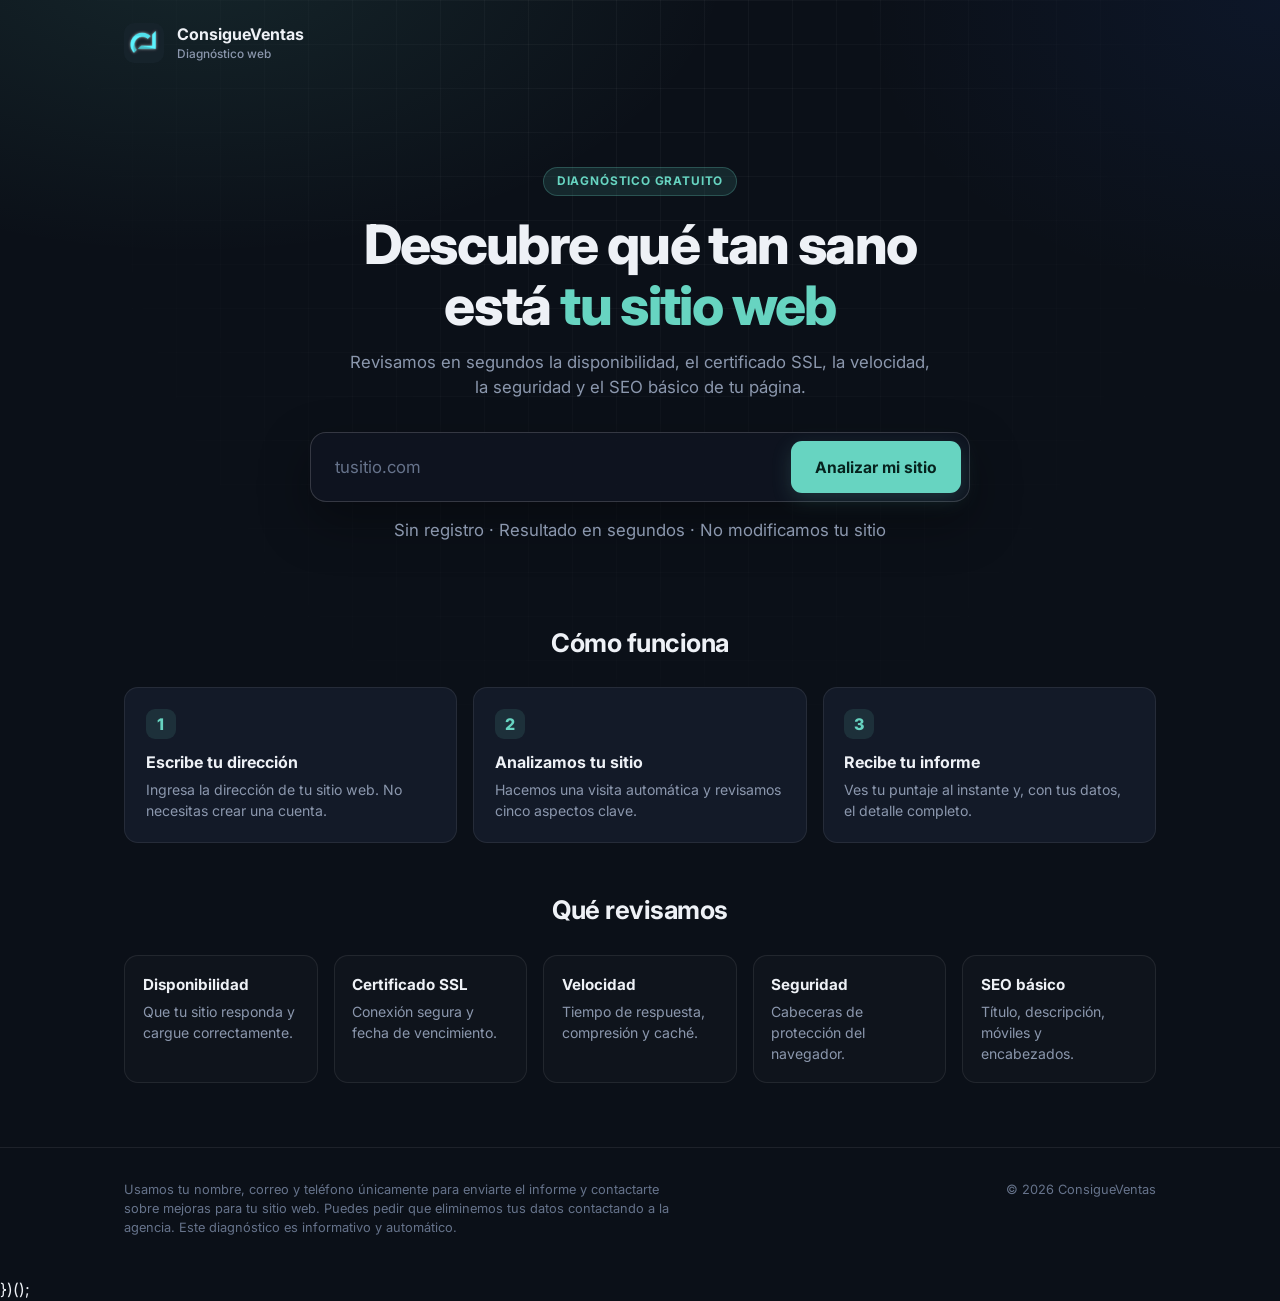
<file: frontend/index.html>
<!DOCTYPE html>
<html lang="es">
<script src="https://challenges.cloudflare.com/turnstile/v0/api.js?render=explicit" async defer></script>
<head>
  <meta charset="UTF-8">
  <meta name="viewport" content="width=device-width, initial-scale=1.0">
  <title>Diagnóstico gratuito de tu sitio web · ConsigueVentas</title>
  <meta name="description" content="Analiza gratis la disponibilidad, el certificado SSL, la velocidad, la seguridad y el SEO básico de tu sitio web en segundos.">
  <meta name="color-scheme" content="dark">
  <link rel="preconnect" href="https://fonts.googleapis.com">
  <link rel="preconnect" href="https://fonts.gstatic.com" crossorigin>
  <link href="https://fonts.googleapis.com/css2?family=Inter:wght@400;500;600;700;800&display=swap" rel="stylesheet">
  <link rel="icon" type="image/png" href="assets/img/favicon.png">
  <style>
    :root {
      --bg: #0b1018; --panel: #0f1420; --card: #131a28;
      --borde: rgba(255,255,255,.08); --borde-f: rgba(255,255,255,.16);
      --texto: #eef1f6; --dim: #8b97ad; --tenue: #66738b;
      --acc: #67d4c1; --acc2: #7fe0cf;
      --ok: #67d4c1; --aviso: #fbbf24; --crit: #f87171;
    }
    * { box-sizing: border-box; margin: 0; padding: 0; }
    [hidden] { display: none !important; }
    html { scroll-behavior: smooth; }
    body {
      min-height: 100vh;
      font-family: 'Inter', system-ui, -apple-system, 'Segoe UI', sans-serif;
      line-height: 1.5;
      color: var(--texto);
      background:
        radial-gradient(900px 500px at 15% -5%, rgba(103,212,193,.11), transparent 60%),
        radial-gradient(700px 500px at 100% 0%, rgba(37,99,235,.08), transparent 60%),
        var(--bg);
      background-attachment: fixed;
      -webkit-font-smoothing: antialiased;
    }
    body::before {
      content: ""; position: fixed; inset: 0; z-index: 0; pointer-events: none;
      background-image:
        linear-gradient(rgba(255,255,255,.035) 1px, transparent 1px),
        linear-gradient(90deg, rgba(255,255,255,.035) 1px, transparent 1px);
      background-size: 44px 44px;
      -webkit-mask-image: radial-gradient(ellipse at 50% 0%, #000 10%, transparent 70%);
      mask-image: radial-gradient(ellipse at 50% 0%, #000 10%, transparent 70%);
    }
    .contenedor { position: relative; z-index: 1; max-width: 1080px; margin: 0 auto; padding: 0 1.5rem; }

    /* Barra superior */
    .barra { display: flex; justify-content: space-between; align-items: center; padding: 1.4rem 0; }
    .marca { display: flex; align-items: center; gap: .8rem; font-weight: 700; }
    .marca img { width: 40px; height: 40px; border-radius: 10px; }
    .marca small { display: block; font-weight: 500; font-size: .74rem; color: var(--dim); }
    .acceso { color: var(--dim); font-size: .85rem; font-weight: 600; text-decoration: none; padding: .45rem .9rem; border: 1px solid var(--borde); border-radius: 999px; transition: .15s; }
    .acceso:hover { color: var(--texto); border-color: var(--borde-f); }

    /* Hero */
    .hero { text-align: center; padding: clamp(2.5rem, 7vw, 5rem) 0 2rem; }
    .etiqueta { display: inline-block; padding: .3rem .8rem; border-radius: 999px; background: rgba(103,212,193,.12); border: 1px solid rgba(103,212,193,.25); color: var(--acc); font-size: .74rem; font-weight: 700; letter-spacing: .07em; text-transform: uppercase; }
    .hero h1 { margin: 1.1rem auto .9rem; max-width: 18ch; font-size: clamp(2rem, 5.2vw, 3.4rem); line-height: 1.12; font-weight: 800; letter-spacing: -.03em; }
    .hero h1 span { color: var(--acc); }
    .hero > p { max-width: 54ch; margin: 0 auto; color: var(--dim); font-size: 1.05rem; }

    .analisis {
      display: flex; gap: .6rem; max-width: 660px; margin: 2rem auto 0; padding: .5rem;
      border: 1px solid var(--borde-f); border-radius: 16px; background: rgba(15,20,32,.88);
      box-shadow: 0 20px 50px rgba(0,0,0,.35); transition: border-color .15s, box-shadow .15s;
    }
    .analisis:focus-within { border-color: var(--acc); box-shadow: 0 20px 50px rgba(0,0,0,.35), 0 0 0 3px rgba(103,212,193,.16); }
    .analisis input { flex: 1; min-width: 0; height: 52px; padding: 0 1rem; border: none; background: transparent; color: inherit; font: inherit; font-size: 1.05rem; outline: none; }
    .analisis input::placeholder { color: var(--tenue); }
    .btn { height: 52px; padding: 0 1.5rem; border: none; border-radius: 11px; background: var(--acc); color: #06231e; font: inherit; font-weight: 700; font-size: .98rem; cursor: pointer; white-space: nowrap; box-shadow: 0 6px 20px rgba(103,212,193,.18); transition: background .15s, transform .1s; }
    .btn:hover { background: var(--acc2); }
    .btn:active { transform: translateY(1px); }
    .btn:disabled { opacity: .7; cursor: wait; }
    .btn.secundario { background: transparent; color: var(--texto); border: 1px solid var(--borde-f); box-shadow: none; }
    .btn.secundario:hover { background: rgba(255,255,255,.05); border-color: var(--acc); }
    .error { display: none; max-width: 660px; margin: 1rem auto 0; padding: .7rem .95rem; border-radius: 10px; font-size: .9rem; text-align: left; background: rgba(248,113,113,.10); border: 1px solid rgba(248,113,113,.35); color: #fca5a5; }
    .error.visible { display: block; }
    .nota { margin-top: 1rem; color: var(--tenue); font-size: .82rem; }

    /* Cargando */
    .cargando { text-align: center; padding: 3rem 0; }
    .spinner { width: 42px; height: 42px; margin: 0 auto 1.1rem; border: 3px solid var(--borde-f); border-top-color: var(--acc); border-radius: 50%; animation: giro .8s linear infinite; }
    @keyframes giro { to { transform: rotate(360deg); } }
    .cargando p { color: var(--dim); }

    /* Resultado */
    .resultado { padding: 1rem 0 2rem; }
    .resumen { display: flex; align-items: center; gap: 2rem; padding: 1.8rem; border: 1px solid var(--borde); border-radius: 18px; background: var(--card); }
    .anillo-caja { position: relative; flex: 0 0 auto; width: 140px; height: 140px; }
    .anillo { width: 100%; height: 100%; }
    .a-fondo { fill: none; stroke: rgba(255,255,255,.08); stroke-width: 10; }
    .a-valor { fill: none; stroke-width: 10; stroke-linecap: round; transition: stroke-dashoffset 1s ease; }
    .anillo.ok .a-valor { stroke: var(--ok); }
    .anillo.atencion .a-valor { stroke: var(--aviso); }
    .anillo.critico .a-valor { stroke: var(--crit); }
    .puntaje-texto { position: absolute; inset: 0; display: flex; flex-direction: column; align-items: center; justify-content: center; font-size: 2.3rem; font-weight: 800; letter-spacing: -.03em; line-height: 1; }
    .puntaje-texto small { margin-top: .25rem; font-size: .7rem; font-weight: 600; color: var(--tenue); letter-spacing: .06em; }
    .resumen-url { color: var(--tenue); font-size: .82rem; word-break: break-all; }
    .resumen h2 { margin: .25rem 0 .4rem; font-size: 1.5rem; letter-spacing: -.02em; }
    .resumen p { color: var(--dim); }
    .resumen .acciones { margin-top: 1rem; }
    .resumen .acciones .btn { height: 42px; font-size: .88rem; }

    .categorias { display: grid; grid-template-columns: repeat(auto-fit, minmax(290px, 1fr)); gap: 1rem; margin-top: 1rem; }
    .cat { padding: 1.25rem; border: 1px solid var(--borde); border-radius: 14px; background: var(--card); }
    .cat-cabeza { display: flex; justify-content: space-between; align-items: center; gap: .6rem; }
    .cat-titulo { font-weight: 700; }
    .chip { padding: .2rem .65rem; border-radius: 999px; font-size: .72rem; font-weight: 700; }
    .chip.ok { background: rgba(103,212,193,.12); color: var(--ok); }
    .chip.atencion { background: rgba(251,191,36,.12); color: var(--aviso); }
    .chip.critico { background: rgba(248,113,113,.12); color: var(--crit); }
    .cat-puntaje { margin-top: .7rem; font-size: 1.8rem; font-weight: 800; letter-spacing: -.03em; }
    .cat-puntaje small { font-size: .8rem; font-weight: 600; color: var(--tenue); }
    .barra-prog { height: 6px; margin: .5rem 0 .8rem; border-radius: 99px; background: rgba(255,255,255,.08); overflow: hidden; }
    .barra-prog i { display: block; height: 100%; border-radius: 99px; width: 0; transition: width .9s ease; }
    .cat.ok .barra-prog i { background: var(--ok); }
    .cat.atencion .barra-prog i { background: var(--aviso); }
    .cat.critico .barra-prog i { background: var(--crit); }
    .cat-resumen { color: var(--dim); font-size: .88rem; }
    .hallazgos { list-style: none; margin-top: .9rem; padding-top: .9rem; border-top: 1px solid var(--borde); display: grid; gap: .5rem; }
    .hallazgos li { display: flex; gap: .55rem; align-items: flex-start; font-size: .86rem; color: var(--texto); }
    .hallazgos .marca-h { flex: 0 0 auto; width: 18px; height: 18px; margin-top: 2px; border-radius: 50%; display: flex; align-items: center; justify-content: center; font-size: .7rem; font-weight: 800; }
    .hallazgos .si .marca-h { background: rgba(103,212,193,.15); color: var(--ok); }
    .hallazgos .no .marca-h { background: rgba(248,113,113,.15); color: var(--crit); }
    .hallazgos .no { color: #fecaca; }

    /* Formulario de contacto */
    .puerta { display: grid; grid-template-columns: 1fr 1fr; gap: 2rem; margin-top: 1rem; padding: 1.8rem; border: 1px solid rgba(103,212,193,.3); border-radius: 18px; background: linear-gradient(180deg, rgba(103,212,193,.07), transparent 70%), var(--card); }
    .puerta h3 { font-size: 1.35rem; letter-spacing: -.02em; margin-bottom: .6rem; }
    .puerta .lista { list-style: none; margin-top: 1rem; display: grid; gap: .55rem; color: var(--dim); font-size: .92rem; }
    .puerta .lista li::before { content: "✓"; color: var(--acc); font-weight: 800; margin-right: .55rem; }
    .campo { margin-bottom: .9rem; }
    .campo label { display: block; margin-bottom: .35rem; font-size: .8rem; font-weight: 600; color: #b4bfd1; }
    .campo input[type=text], .campo input[type=email], .campo input[type=tel] { width: 100%; height: 46px; padding: 0 .9rem; border-radius: 10px; border: 1px solid var(--borde-f); background: var(--bg); color: var(--texto); font: inherit; font-size: .95rem; transition: border-color .15s, box-shadow .15s; }
    .campo input:focus { outline: none; border-color: var(--acc); box-shadow: 0 0 0 3px rgba(103,212,193,.16); }
    .consent { display: flex; gap: .6rem; align-items: flex-start; margin: .2rem 0 1rem; font-size: .8rem; color: var(--dim); }
    .consent input { margin-top: 3px; accent-color: var(--acc); }
    .trampa { position: absolute; left: -9999px; width: 1px; height: 1px; opacity: 0; }
    .puerta .btn { width: 100%; }
    .exito { margin-top: 1rem; padding: 1.2rem 1.4rem; border-radius: 14px; border: 1px solid rgba(103,212,193,.3); background: rgba(103,212,193,.08); display: flex; justify-content: space-between; align-items: center; gap: 1rem; flex-wrap: wrap; }
    .exito strong { display: block; margin-bottom: .15rem; }
    .exito span { color: var(--dim); font-size: .9rem; }
    .exito .btn { height: 44px; text-decoration: none; display: inline-flex; align-items: center; font-size: .9rem; }

    /* Información */
    .info { padding: 3rem 0 1rem; }
    .info h2 { text-align: center; font-size: 1.6rem; letter-spacing: -.02em; margin-bottom: 1.6rem; }
    .pasos, .revisamos { display: grid; gap: 1rem; }
    .pasos { grid-template-columns: repeat(auto-fit, minmax(240px, 1fr)); margin-bottom: 3rem; }
    .paso { padding: 1.3rem; border: 1px solid var(--borde); border-radius: 14px; background: var(--card); }
    .paso b { display: inline-flex; align-items: center; justify-content: center; width: 30px; height: 30px; margin-bottom: .7rem; border-radius: 9px; background: rgba(103,212,193,.12); color: var(--acc); font-weight: 800; }
    .paso h3 { font-size: 1rem; margin-bottom: .3rem; }
    .paso p, .rev p { color: var(--dim); font-size: .88rem; }
    .revisamos { grid-template-columns: repeat(auto-fit, minmax(190px, 1fr)); }
    .rev { padding: 1.1rem; border: 1px solid var(--borde); border-radius: 14px; background: rgba(255,255,255,.02); }
    .rev h3 { font-size: .95rem; margin-bottom: .25rem; }

    footer { position: relative; z-index: 1; margin-top: 3rem; padding: 2rem 0 2.5rem; border-top: 1px solid var(--borde); color: var(--tenue); font-size: .8rem; }
    footer .contenedor { display: flex; justify-content: space-between; gap: 1rem; flex-wrap: wrap; }
    footer a { color: var(--dim); }
    .privacidad { max-width: 70ch; }

    @media (max-width: 760px) {
      .analisis { flex-direction: column; }
      .btn { width: 100%; }
      .resumen { flex-direction: column; text-align: center; }
      .puerta { grid-template-columns: 1fr; }
    }
    @media (prefers-reduced-motion: reduce) { *, *::before, *::after { animation: none !important; transition: none !important; } }
    .ts-caja { display: flex; justify-content: center; margin-top: 1rem; }
  </style>
</head>
<body>
  <div class="contenedor">
    <header class="barra">
      <div class="marca">
        <img src="assets/img/logo.png" alt="ConsigueVentas">
        <div>ConsigueVentas<small>Diagnóstico web</small></div>
      </div>
      <a class="acceso" id="acceso" href="login.html" hidden>Acceso interno</a>
    </header>

    <section class="hero">
      <span class="etiqueta">Diagnóstico gratuito</span>
      <h1>Descubre qué tan sano está <span>tu sitio web</span></h1>
      <p>Revisamos en segundos la disponibilidad, el certificado SSL, la velocidad, la seguridad y el SEO básico de tu página.</p>

      <form class="analisis" id="form-analisis" novalidate onsubmit="return false;">
        <input type="text" id="url" inputmode="url" placeholder="tusitio.com" autocomplete="off" aria-label="Dirección de tu sitio web">
        <button type="submit" class="btn" id="btn-analizar">Analizar mi sitio</button>
      </form>
      <div class="ts-caja" id="ts-caja"></div>
      <div class="error" id="error-analisis" role="alert" aria-live="polite"></div>
      <p class="nota">Sin registro · Resultado en segundos · No modificamos tu sitio</p>
    </section>

    <section class="cargando" id="cargando" hidden>
      <div class="spinner"></div>
      <p id="texto-carga">Analizando tu sitio…</p>
    </section>

    <section class="resultado" id="resultado" hidden>
      <div class="resumen">
        <div class="anillo-caja">
          <div id="res-anillo"></div>
          <div class="puntaje-texto"><span id="res-puntaje">0</span><small>DE 100</small></div>
        </div>
        <div>
          <div class="resumen-url" id="res-url"></div>
          <h2 id="res-titulo"></h2>
          <p id="res-problemas"></p>
          <div class="acciones"><button type="button" class="btn secundario" id="btn-otro">Analizar otro sitio</button></div>
        </div>
      </div>

      <div class="categorias" id="res-categorias"></div>

      <div class="puerta" id="puerta">
        <div>
          <h3>Recibe el informe completo</h3>
          <p style="color: var(--dim);">Deja tus datos para ver el detalle de cada revisión y saber exactamente qué mejorar.</p>
          <ul class="lista">
            <li>Hallazgos detallados de las cinco categorías</li>
            <li>Qué está bien y qué conviene corregir primero</li>
            <li>Un especialista de ConsigueVentas puede contactarte si lo deseas</li>
          </ul>
        </div>
        <form id="form-lead" novalidate onsubmit="return false;">
          <div class="campo"><label for="nombre">Nombre</label><input type="text" id="nombre" autocomplete="name" maxlength="120"></div>
          <div class="campo"><label for="correo">Correo electrónico</label><input type="email" id="correo" autocomplete="email" maxlength="160"></div>
          <div class="campo"><label for="telefono">Teléfono o WhatsApp (opcional)</label><input type="tel" id="telefono" autocomplete="tel" maxlength="30"></div>
          <input type="text" id="website" class="trampa" tabindex="-1" autocomplete="off" aria-hidden="true">
          <label class="consent"><input type="checkbox" id="consentimiento"><span>Acepto que ConsigueVentas use mis datos para enviarme el informe y contactarme sobre mejoras para mi sitio web.</span></label>
          <button type="submit" class="btn" id="btn-lead">Ver informe completo</button>
          <div class="error" id="error-lead" role="alert" aria-live="polite"></div>
        </form>
      </div>

      <div class="exito" id="exito" hidden>
        <div><strong>¡Listo! Este es tu informe completo.</strong><span>Si quieres ayuda para corregir los puntos marcados, escríbenos.</span></div>
        <a class="btn" id="btn-whatsapp" href="#" target="_blank" rel="noopener" hidden>Hablar con un especialista</a>
      </div>
    </section>

    <section class="info">
      <h2>Cómo funciona</h2>
      <div class="pasos">
        <div class="paso"><b>1</b><h3>Escribe tu dirección</h3><p>Ingresa la dirección de tu sitio web. No necesitas crear una cuenta.</p></div>
        <div class="paso"><b>2</b><h3>Analizamos tu sitio</h3><p>Hacemos una visita automática y revisamos cinco aspectos clave.</p></div>
        <div class="paso"><b>3</b><h3>Recibe tu informe</h3><p>Ves tu puntaje al instante y, con tus datos, el detalle completo.</p></div>
      </div>
      <h2>Qué revisamos</h2>
      <div class="revisamos">
        <div class="rev"><h3>Disponibilidad</h3><p>Que tu sitio responda y cargue correctamente.</p></div>
        <div class="rev"><h3>Certificado SSL</h3><p>Conexión segura y fecha de vencimiento.</p></div>
        <div class="rev"><h3>Velocidad</h3><p>Tiempo de respuesta, compresión y caché.</p></div>
        <div class="rev"><h3>Seguridad</h3><p>Cabeceras de protección del navegador.</p></div>
        <div class="rev"><h3>SEO básico</h3><p>Título, descripción, móviles y encabezados.</p></div>
      </div>
    </section>
  </div>

  <footer>
    <div class="contenedor">
      <div class="privacidad">Usamos tu nombre, correo y teléfono únicamente para enviarte el informe y contactarte sobre mejoras para tu sitio web. Puedes pedir que eliminemos tus datos contactando a la agencia. Este diagnóstico es informativo y automático.</div>
      <div>© 2026 ConsigueVentas</div>    
    </div>
  </footer>

  <script>
    const API_BASE = "https://consigueventas.duckdns.org/api";
    const WHATSAPP = ""; // Ejemplo: "51999999999". Si está vacío, el botón no se muestra.

    const $ = (id) => document.getElementById(id);
    const esc = (s) => String(s ?? "").replace(/[&<>"']/g, (c) => ({ "&": "&amp;", "<": "&lt;", ">": "&gt;", '"': "&quot;", "'": "&#39;" }[c]));
    const estadoDe = (p) => (p >= 80 ? "ok" : p >= 50 ? "atencion" : "critico");
    const ETIQUETA = { ok: "Bien", atencion: "Mejorable", critico: "Crítico" };

    let vista = null;
    let temporizador = null;
    const TURNSTILE_SITE_KEY = "0x4AAAAAAFWw1rnOymxh_U6K";
    let tsId = null;
    let tsToken = "";

    function iniciarTurnstile() {
      if (!window.turnstile) { setTimeout(iniciarTurnstile, 300); return; }
      tsId = window.turnstile.render("#ts-caja", {
        sitekey: TURNSTILE_SITE_KEY,
        theme: "dark",
        callback: (t) => { tsToken = t; },
        "expired-callback": () => { tsToken = ""; },
        "error-callback": () => { tsToken = ""; },
      });
    }
    function reiniciarTurnstile() {
      tsToken = "";
      if (window.turnstile && tsId !== null) window.turnstile.reset(tsId);
    }
    iniciarTurnstile();

    const PASOS_CARGA = [
      "Verificando disponibilidad…", "Revisando el certificado SSL…", "Midiendo la velocidad…",
      "Revisando las cabeceras de seguridad…", "Evaluando el SEO básico…",
    ];

    function mostrarError(el, texto) { el.textContent = texto; el.classList.add("visible"); }
    function ocultarError(el) { el.classList.remove("visible"); }

    async function llamar(ruta, cuerpo) {
      const ctrl = new AbortController();
      const t = setTimeout(() => ctrl.abort(), 40000);
      try {
        return await fetch(API_BASE + ruta, {
          method: "POST", headers: { "Content-Type": "application/json" },
          body: JSON.stringify(cuerpo), signal: ctrl.signal,
        });
      } finally { clearTimeout(t); }
    }

    async function leerError(resp) {
      let msg = "Ocurrió un problema. Inténtalo de nuevo en un momento.";
      try {
        const j = await resp.json();
        if (typeof j.detail === "string") msg = j.detail;
        else if (resp.status === 422) msg = "Revisa los datos: la dirección, el correo o el teléfono no parecen válidos.";
      } catch {}
      return msg;
    }

    function anillo(puntaje) {
      const r = 52, c = 2 * Math.PI * r, off = c * (1 - puntaje / 100);
      return `<svg class="anillo ${estadoDe(puntaje)}" viewBox="0 0 120 120" aria-hidden="true">
        <circle class="a-fondo" cx="60" cy="60" r="${r}"/>
        <circle class="a-valor" cx="60" cy="60" r="${r}" stroke-dasharray="${c.toFixed(1)}" stroke-dashoffset="${c.toFixed(1)}" data-off="${off.toFixed(1)}" transform="rotate(-90 60 60)"/>
      </svg>`;
    }

    function animar() {
      requestAnimationFrame(() => requestAnimationFrame(() => {
        document.querySelectorAll(".a-valor").forEach((c) => { c.style.strokeDashoffset = c.dataset.off; });
        document.querySelectorAll(".barra-prog i").forEach((b) => { b.style.width = b.dataset.w + "%"; });
      }));
    }

    function tarjeta(c, detalle) {
      const lista = detalle && c.hallazgos
        ? `<ul class="hallazgos">${c.hallazgos.map((h) => {
            const explica = !h.ok && h.importa
              ? `<div class="explica"><p><b>Por qué importa:</b> ${esc(h.importa)}</p><p><b>Cómo corregirlo:</b> ${esc(h.solucion)}</p></div>`
              : "";
            return `<li class="${h.ok ? "si" : "no"}"><span class="marca-h">${h.ok ? "✓" : "✕"}</span><div>${esc(h.texto)}${explica}</div></li>`;
          }).join("")}</ul>`
        : "";
      return `<article class="cat ${esc(c.estado)}">
        <div class="cat-cabeza"><span class="cat-titulo">${esc(c.titulo)}</span><span class="chip ${esc(c.estado)}">${ETIQUETA[c.estado] || ""}</span></div>
        <div class="cat-puntaje">${c.puntaje}<small> / 100</small></div>
        <div class="barra-prog"><i data-w="${c.puntaje}"></i></div>
        <p class="cat-resumen">${esc(c.resumen)}</p>${lista}
      </article>`;
    }

    function titulo(p) {
      if (p >= 80) return "Tu sitio está en buen estado";
      if (p >= 50) return "Tu sitio tiene aspectos por mejorar";
      return "Tu sitio necesita atención";
    }

    function mostrarVistaPrevia(d) {
      vista = d;
      $("res-url").textContent = d.url_final || d.url;
      $("res-puntaje").textContent = d.puntaje_global;
      $("res-anillo").innerHTML = anillo(d.puntaje_global);
      $("res-titulo").textContent = titulo(d.puntaje_global);
      $("res-problemas").textContent = d.problemas === 0
        ? "No encontramos problemas en esta revisión."
        : `Encontramos ${d.problemas} ${d.problemas === 1 ? "punto" : "puntos"} por mejorar. Deja tus datos para ver el detalle.`;
      $("res-categorias").innerHTML = d.categorias.map((c) => tarjeta(c, false)).join("");
      $("puerta").hidden = false;
      $("exito").hidden = true;
      ocultarError($("error-lead"));
      $("resultado").hidden = false;
      animar();
      $("resultado").scrollIntoView({ behavior: "smooth", block: "start" });
    }

    function mostrarInformeCompleto(inf) {
      $("res-categorias").innerHTML = inf.categorias.map((c) => tarjeta(c, true)).join("");
      $("puerta").hidden = true;
      $("exito").hidden = false;
      if (WHATSAPP) {
        const texto = encodeURIComponent(`Hola, hice el diagnóstico de ${inf.url} y quisiera ayuda para mejorarlo.`);
        $("btn-whatsapp").href = `https://wa.me/${WHATSAPP}?text=${texto}`;
        $("btn-whatsapp").hidden = false;
      }
      animar();
      $("res-categorias").scrollIntoView({ behavior: "smooth", block: "start" });
    }

    function iniciarCarga() {
      let i = 0;
      $("texto-carga").textContent = PASOS_CARGA[0];
      temporizador = setInterval(() => { i = (i + 1) % PASOS_CARGA.length; $("texto-carga").textContent = PASOS_CARGA[i]; }, 1300);
      $("cargando").hidden = false;
      $("resultado").hidden = true;
    }
    function terminarCarga() { clearInterval(temporizador); $("cargando").hidden = true; }

    $("form-analisis").addEventListener("submit", async (e) => {
      e.preventDefault();
      ocultarError($("error-analisis"));
      const url = $("url").value.trim();
      if (url.length < 3) { mostrarError($("error-analisis"), "Escribe la dirección de tu sitio web, por ejemplo tusitio.com"); return; }
      if (!tsToken) { mostrarError($("error-analisis"), "Espera un momento a que termine la verificación de seguridad e inténtalo de nuevo."); return; }
      $("btn-analizar").disabled = true;
      $("btn-analizar").textContent = "Analizando…";
      iniciarCarga();
      try {
        const resp = await llamar("/publico/auditoria", { url, turnstile: tsToken });
        terminarCarga();
        if (!resp.ok) { mostrarError($("error-analisis"), await leerError(resp)); return; }
        mostrarVistaPrevia(await resp.json());
      } catch {
        terminarCarga();
        mostrarError($("error-analisis"), "No pudimos conectar con el servicio. Revisa tu conexión e inténtalo otra vez.");
      } finally {
         $("btn-analizar").disabled = false;
        $("btn-analizar").textContent = "Analizar mi sitio";
        reiniciarTurnstile();
      }
    });

    $("form-lead").addEventListener("submit", async (e) => {
      e.preventDefault();
      const err = $("error-lead");
      ocultarError(err);
      const nombre = $("nombre").value.trim();
      const correo = $("correo").value.trim();
      const telefono = $("telefono").value.trim();
      if (nombre.length < 2) { mostrarError(err, "Escribe tu nombre."); return; }
      if (!/^[^@\s]+@[^@\s]+\.[^@\s]+$/.test(correo)) { mostrarError(err, "Escribe un correo válido."); return; }
      if (telefono && !/^[0-9+()\-\s]{6,30}$/.test(telefono)) { mostrarError(err, "El teléfono solo puede tener números, espacios y los símbolos + ( ) -"); return; }
      if (!$("consentimiento").checked) { mostrarError(err, "Debes aceptar el uso de tus datos para recibir el informe."); return; }

      const btn = $("btn-lead");
      btn.disabled = true;
      btn.textContent = "Enviando…";
      try {
        const resp = await llamar("/publico/leads", {
          auditoria_id: vista.auditoria_id, nombre, correo,
          telefono: telefono || null, consentimiento: true, website: $("website").value,
        });
        if (!resp.ok) { mostrarError(err, await leerError(resp)); return; }
        const datos = await resp.json();
        if (datos.informe) mostrarInformeCompleto(datos.informe);
        else mostrarError(err, "No se pudo cargar el informe. Vuelve a analizar tu sitio.");
      } catch {
        mostrarError(err, "No pudimos conectar con el servicio. Inténtalo otra vez.");
      } finally {
        btn.disabled = false;
        btn.textContent = "Ver informe completo";
      }
    });

    $("btn-otro").addEventListener("click", () => {
      $("resultado").hidden = true;
      $("url").value = "";
      window.scrollTo({ top: 0, behavior: "smooth" });
      $("url").focus();
    });
        // Acceso interno oculto: 5 clics rápidos sobre el logo, o escribir "interno"
    const accesoLink = $("acceso");
    function revelarAcceso() {
      accesoLink.hidden = false;
      try { sessionStorage.setItem("acceso_visible", "1"); } catch {}
    }
    try { if (sessionStorage.getItem("acceso_visible") === "1") accesoLink.hidden = false; } catch {}

    let clics = [];
    document.querySelector(".marca").addEventListener("click", () => {
      const ahora = Date.now();
      clics = clics.filter((t) => ahora - t < 3000);
      clics.push(ahora);
      if (clics.length >= 5) { clics = []; revelarAcceso(); }
    });

    let tecleado = "";
    document.addEventListener("keydown", (e) => {
      if (e.target.matches("input, textarea") || e.key.length !== 1) return;
      tecleado = (tecleado + e.key.toLowerCase()).slice(-7);
      if (tecleado === "interno") revelarAcceso();
    });
  </script>})();
</body>
</html>
</file>
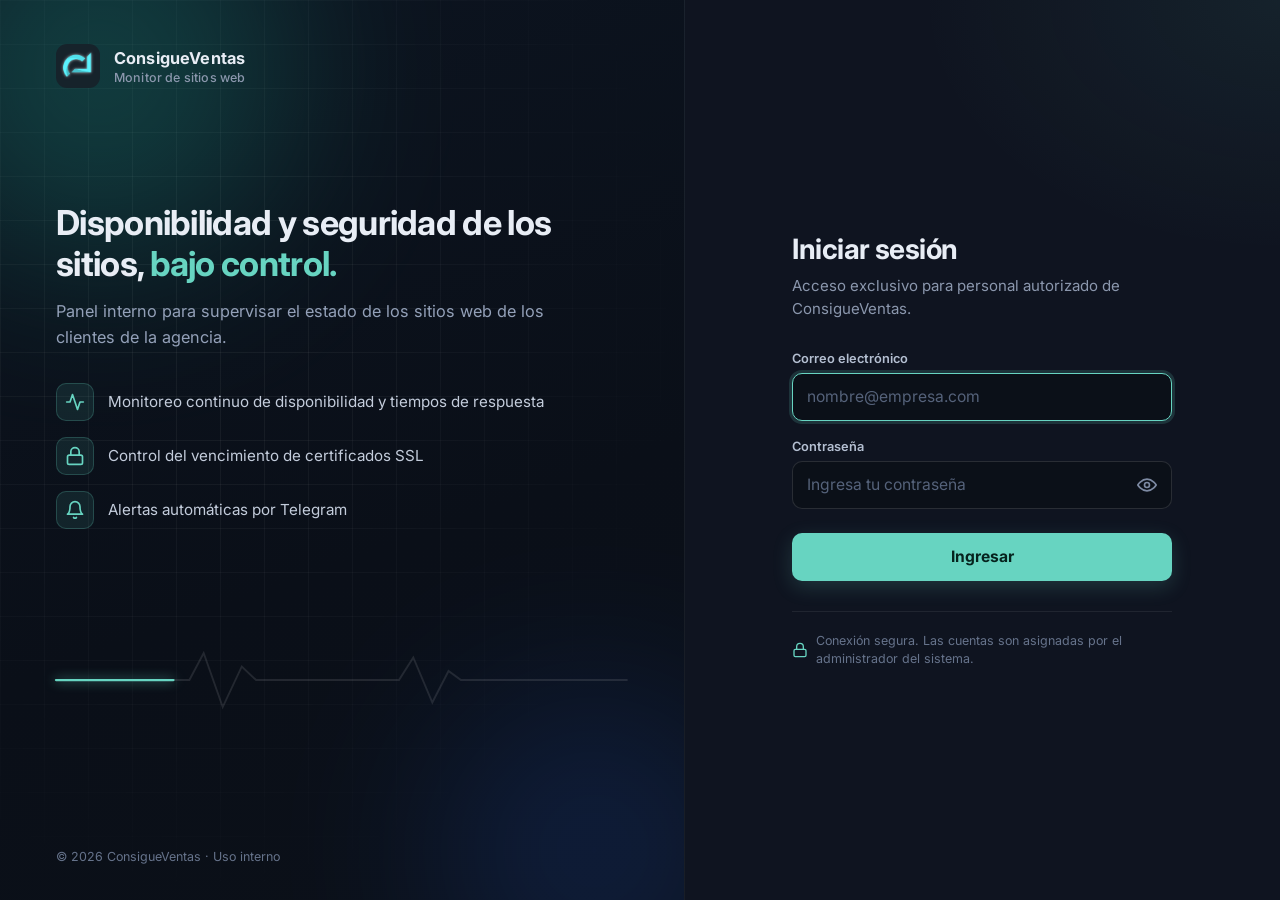
<file: frontend/dashboard.html>
<!DOCTYPE html>
<html lang="es">
<head>
  <meta charset="UTF-8">
  <meta name="viewport" content="width=device-width, initial-scale=1.0">
  <meta name="robots" content="noindex, nofollow">
  <title>Panel · Monitor ConsigueVentas</title>

  <link rel="preconnect" href="https://fonts.googleapis.com">
  <link rel="preconnect" href="https://fonts.gstatic.com" crossorigin>
  <link href="https://fonts.googleapis.com/css2?family=Inter:wght@400;500;600;700;800&display=swap" rel="stylesheet">
  <link rel="icon" type="image/png" href="assets/img/favicon.png">
  <link rel="stylesheet" href="assets/css/style.css">
</head>
<body>
  <div class="app">

    <aside class="sidebar">
      <div class="side-marca">
        <img src="assets/img/logo.png" alt="ConsigueVentas" class="logo">
        <div class="side-nombre">ConsigueVentas<small>Monitor de sitios web</small></div>
      </div>

      <nav class="side-nav" id="side-nav">
        <a href="#panel" data-vista="panel" class="activo">
          <svg width="18" height="18" viewBox="0 0 24 24" fill="none" stroke="currentColor" stroke-width="2" stroke-linecap="round" stroke-linejoin="round"><rect x="3" y="3" width="7" height="7"/><rect x="14" y="3" width="7" height="7"/><rect x="14" y="14" width="7" height="7"/><rect x="3" y="14" width="7" height="7"/></svg>
          Panel
        </a>
        <a href="#sitios" data-vista="sitios">
          <svg width="18" height="18" viewBox="0 0 24 24" fill="none" stroke="currentColor" stroke-width="2" stroke-linecap="round" stroke-linejoin="round"><circle cx="12" cy="12" r="10"/><line x1="2" y1="12" x2="22" y2="12"/><path d="M12 2a15.3 15.3 0 0 1 4 10 15.3 15.3 0 0 1-4 10 15.3 15.3 0 0 1-4-10 15.3 15.3 0 0 1 4-10z"/></svg>
          Sitios
        </a>
        <a href="#leads" data-vista="leads" class="solo-admin">
          <svg width="18" height="18" viewBox="0 0 24 24" fill="none" stroke="currentColor" stroke-width="2" stroke-linecap="round" stroke-linejoin="round"><rect x="2" y="4" width="20" height="16" rx="2"/><path d="M22 7l-10 7L2 7"/></svg>
          Leads
        </a>
        <a href="#incidentes" data-vista="incidentes">
          <svg width="18" height="18" viewBox="0 0 24 24" fill="none" stroke="currentColor" stroke-width="2" stroke-linecap="round" stroke-linejoin="round"><path d="M10.29 3.86L1.82 18a2 2 0 0 0 1.71 3h16.94a2 2 0 0 0 1.71-3L13.71 3.86a2 2 0 0 0-3.42 0z"/><line x1="12" y1="9" x2="12" y2="13"/><line x1="12" y1="17" x2="12.01" y2="17"/></svg>
          Incidentes
        </a>
        <a href="#usuarios" data-vista="usuarios" class="solo-admin">
          <svg width="18" height="18" viewBox="0 0 24 24" fill="none" stroke="currentColor" stroke-width="2" stroke-linecap="round" stroke-linejoin="round"><path d="M17 21v-2a4 4 0 0 0-4-4H5a4 4 0 0 0-4 4v2"/><circle cx="9" cy="7" r="4"/><path d="M23 21v-2a4 4 0 0 0-3-3.87"/><path d="M16 3.13a4 4 0 0 1 0 7.75"/></svg>
          Usuarios
        </a>
        <a href="#actividad" data-vista="actividad" class="solo-admin">
          <svg width="18" height="18" viewBox="0 0 24 24" fill="none" stroke="currentColor" stroke-width="2" stroke-linecap="round" stroke-linejoin="round"><circle cx="12" cy="12" r="10"/><polyline points="12 6 12 12 16 14"/></svg>
          Actividad
        </a>
        <a href="#ajustes" data-vista="ajustes" class="solo-admin">
          <svg width="18" height="18" viewBox="0 0 24 24" fill="none" stroke="currentColor" stroke-width="2" stroke-linecap="round" stroke-linejoin="round"><line x1="4" y1="21" x2="4" y2="14"/><line x1="4" y1="10" x2="4" y2="3"/><line x1="12" y1="21" x2="12" y2="12"/><line x1="12" y1="8" x2="12" y2="3"/><line x1="20" y1="21" x2="20" y2="16"/><line x1="20" y1="12" x2="20" y2="3"/><line x1="1" y1="14" x2="7" y2="14"/><line x1="9" y1="8" x2="15" y2="8"/><line x1="17" y1="16" x2="23" y2="16"/></svg>
          Ajustes
        </a>
      </nav>

      <div class="side-pie">
        <span class="rol-chip" id="usuario-rol"></span>
        <span class="usuario" id="usuario-email"></span>
        <button id="btn-salir" class="secondary">Salir</button>
      </div>
    </aside>

    <main class="contenido">
      <div class="container">

        <div class="topbar">
          <div>
            <h1 id="titulo-vista">Panel</h1>
            <p id="subtitulo-vista">Estado en tiempo real de los sitios monitoreados</p>
          </div>
          <button id="btn-chequear-todos">Chequear todos</button>
        </div>

        <!-- ===== Vista: Panel ===== -->
        <section class="vista" id="vista-panel">
          <div class="resumen">
            <div class="stat" data-estado="todos" title="Ver todos">
              <div class="valor" id="stat-total">—</div>
              <div class="etiqueta">Sitios registrados</div>
            </div>
            <div class="stat stat-ok" data-estado="ok" title="Ver solo disponibles">
              <div class="valor" id="stat-ok">—</div>
              <div class="etiqueta">Disponibles</div>
            </div>
            <div class="stat stat-error" data-estado="error" title="Ver solo caídos">
              <div class="valor" id="stat-caidos">—</div>
              <div class="etiqueta">Caídos</div>
            </div>
          </div>

          <div class="barra">
            <div class="buscador">
              <svg width="18" height="18" viewBox="0 0 24 24" fill="none" stroke="currentColor" stroke-width="2" stroke-linecap="round" stroke-linejoin="round"><circle cx="11" cy="11" r="7"/><line x1="21" y1="21" x2="16.65" y2="16.65"/></svg>
              <input type="search" id="buscador" placeholder="Buscar por nombre o URL..." autocomplete="off">
            </div>
            <div class="filtros">
              <button type="button" class="chip activo" data-estado="todos">Todos</button>
              <button type="button" class="chip" data-estado="ok">Disponibles</button>
              <button type="button" class="chip" data-estado="error">Caídos</button>
            </div>
            <select id="orden" aria-label="Ordenar sitios">
              <option value="nombre">Ordenar: Nombre</option>
              <option value="estado">Ordenar: Caídos primero</option>
              <option value="lento">Ordenar: Más lentos primero</option>
              <option value="ssl">Ordenar: SSL por vencer</option>
            </select>
            <span class="ultimo-chequeo" id="ultimo-chequeo"></span>
          </div>

          <div class="sitios" id="sitios"></div>
        </section>

        <!-- ===== Vista: Sitios ===== -->
        <section class="vista" id="vista-sitios" hidden>
          <div class="barra">
            <div class="buscador">
              <svg width="18" height="18" viewBox="0 0 24 24" fill="none" stroke="currentColor" stroke-width="2" stroke-linecap="round" stroke-linejoin="round"><circle cx="11" cy="11" r="7"/><line x1="21" y1="21" x2="16.65" y2="16.65"/></svg>
              <input type="search" id="buscador-sitios" placeholder="Buscar por nombre o URL..." autocomplete="off">
            </div>
            <span class="ultimo-chequeo" id="resumen-sitios"></span>
            <button type="button" id="btn-agregar-sitio" class="solo-admin">+ Agregar sitio</button>
          </div>

          <div class="tabla-caja">
            <table class="tabla-sitios">
              <thead>
                <tr>
                  <th>Cliente</th>
                  <th>Monitoreo</th>
                  <th>Visibilidad</th>
                  <th>Registrado</th>
                  <th class="solo-admin">Acciones</th>
                </tr>
              </thead>
              <tbody id="tbody-sitios">
                <tr><td colspan="5" class="estado-carga">Cargando sitios...</td></tr>
              </tbody>
            </table>
          </div>
        </section>

        <!-- ===== Vista: Incidentes ===== -->
                <section class="vista" id="vista-incidentes" hidden>
          <div class="resumen resumen-leads">
            <div class="stat"><div class="valor" id="inc-total">—</div><div class="etiqueta">Incidentes en el periodo</div></div>
            <div class="stat stat-error"><div class="valor" id="inc-abiertos">—</div><div class="etiqueta">Abiertos ahora</div></div>
            <div class="stat stat-ok"><div class="valor" id="inc-promedio">—</div><div class="etiqueta">Recuperación promedio</div></div>
            <div class="stat"><div class="valor valor-texto" id="inc-top">—</div><div class="etiqueta">Sitio con más caídas</div></div>
          </div>

          <div class="barra">
            <select id="inc-periodo" aria-label="Periodo">
              <option value="7">Últimos 7 días</option>
              <option value="30" selected>Últimos 30 días</option>
              <option value="90">Últimos 90 días</option>
            </select>
            <select id="inc-sitio" aria-label="Sitio">
              <option value="">Todos los sitios</option>
            </select>
            <select id="inc-estado" aria-label="Estado">
              <option value="todos">Todos los estados</option>
              <option value="abiertos">Abiertos</option>
              <option value="resueltos">Resueltos</option>
            </select>
            <span class="ultimo-chequeo" id="resumen-incidentes"></span>
          </div>

          <div class="tabla-caja">
            <table class="tabla-sitios tabla-incidentes">
              <colgroup>
                <col style="width: 25%">
                <col style="width: 14%">
                <col style="width: 14%">
                <col style="width: 13%">
                <col style="width: 12%">
                <col style="width: 9%">
                <col style="width: 13%">
              </colgroup>
              <thead>
                <tr><th>Sitio</th><th>Inicio</th><th>Fin</th><th>Duración</th><th>Código</th><th>Fallidos</th><th>Estado</th></tr>
              </thead>
              <tbody id="tbody-incidentes">
                <tr><td colspan="7" class="estado-carga">Cargando incidentes...</td></tr>
              </tbody>
            </table>
          </div>

          <p class="nota-precision">
            La duración es aproximada: se mide desde el primer chequeo fallido hasta el primer chequeo correcto que le sigue,
            así que su precisión depende de cada cuánto se revisan los sitios. Si pausas un sitio mientras está caído,
            el incidente queda abierto hasta que lo reanudes.
          </p>
        </section>

                <!-- ===== Vista: Leads ===== -->
        <section class="vista" id="vista-leads" hidden>
          <div class="resumen resumen-leads">
            <div class="stat"><div class="valor" id="lead-total">—</div><div class="etiqueta">Contactos</div></div>
            <div class="stat stat-ok"><div class="valor" id="lead-nuevos">—</div><div class="etiqueta">Nuevos</div></div>
            <div class="stat"><div class="valor" id="lead-semana">—</div><div class="etiqueta">Últimos 7 días</div></div>
            <div class="stat"><div class="valor" id="lead-puntaje">—</div><div class="etiqueta">Puntaje promedio</div></div>
          </div>

          <div class="barra">
            <div class="buscador">
              <svg width="18" height="18" viewBox="0 0 24 24" fill="none" stroke="currentColor" stroke-width="2" stroke-linecap="round" stroke-linejoin="round"><circle cx="11" cy="11" r="7"/><line x1="21" y1="21" x2="16.65" y2="16.65"/></svg>
              <input type="search" id="buscador-leads" placeholder="Buscar por nombre, correo, teléfono o sitio..." autocomplete="off">
            </div>
            <select id="filtro-estado-leads" aria-label="Filtrar por estado">
              <option value="todos">Todos los estados</option>
              <option value="nuevo">Nuevo</option>
              <option value="contactado">Contactado</option>
              <option value="en_proceso">En proceso</option>
              <option value="ganado">Ganado</option>
              <option value="descartado">Descartado</option>
            </select>
            <span class="ultimo-chequeo" id="resumen-leads"></span>
            <button type="button" class="secondary" id="btn-exportar-leads">Exportar Excel</button>
          </div>

          <div class="tabla-caja">
            <table class="tabla-sitios tabla-leads">
              <colgroup>
                <col style="width: 12%">
                <col style="width: 27%">
                <col style="width: 20%">
                <col style="width: 10%">
                <col style="width: 15%">
                <col style="width: 16%">
              </colgroup>
              <thead>
                <tr><th>Fecha</th><th>Contacto</th><th>Sitio analizado</th><th>Puntaje</th><th>Estado</th><th>Acciones</th></tr>
              </thead>
              <tbody id="tbody-leads">
                <tr><td colspan="6" class="estado-carga">Cargando contactos...</td></tr>
              </tbody>
            </table>
          </div>
        </section>

        <!-- ===== Vista: Usuarios ===== -->
        <section class="vista" id="vista-usuarios" hidden>
          <div class="resumen resumen-leads">
            <div class="stat"><div class="valor" id="usr-total">—</div><div class="etiqueta">Cuentas</div></div>
            <div class="stat stat-ok"><div class="valor" id="usr-admin">—</div><div class="etiqueta">Administradores</div></div>
            <div class="stat"><div class="valor" id="usr-lector">—</div><div class="etiqueta">Lectores</div></div>
            <div class="stat stat-error"><div class="valor" id="usr-sin">—</div><div class="etiqueta">Sin acceso o suspendidas</div></div>
          </div>

          <div class="aviso-info">
            <div>
              <strong>¿Cómo agrego a una persona nueva?</strong>
              <ol>
                <li>Crea su cuenta en Supabase: <em>Authentication → Users → Add user → Create new user</em>, con <em>Auto Confirm User</em> marcado.</li>
                <li>La cuenta aparecerá aquí sin rol.</li>
                <li>Asígnale un rol: <b>Administrador</b> (gestiona todo) o <b>Lector</b> (solo consulta el panel).</li>
              </ol>
            </div>
            <a class="btn-enlace" href="https://supabase.com/dashboard/project/fgdshcruqifmiwttwshn/auth/users" target="_blank" rel="noopener noreferrer">Abrir Supabase</a>
          </div>

          <div class="barra">
            <div class="buscador">
              <svg width="18" height="18" viewBox="0 0 24 24" fill="none" stroke="currentColor" stroke-width="2" stroke-linecap="round" stroke-linejoin="round"><circle cx="11" cy="11" r="7"/><line x1="21" y1="21" x2="16.65" y2="16.65"/></svg>
              <input type="search" id="buscador-usuarios" placeholder="Buscar por correo..." autocomplete="off">
            </div>
            <span class="ultimo-chequeo" id="resumen-usuarios"></span>
          </div>

          <div class="tabla-caja">
            <table class="tabla-sitios tabla-usuarios">
              <colgroup>
                <col style="width: 30%">
                <col style="width: 18%">
                <col style="width: 14%">
                <col style="width: 15%">
                <col style="width: 13%">
                <col style="width: 10%">
              </colgroup>
              <thead>
                <tr><th>Usuario</th><th>Rol</th><th>Estado</th><th>Último acceso</th><th>Creada</th><th>Acciones</th></tr>
              </thead>
              <tbody id="tbody-usuarios">
                <tr><td colspan="6" class="estado-carga">Cargando usuarios...</td></tr>
              </tbody>
            </table>
          </div>
        </section>

                <!-- ===== Vista: Actividad ===== -->
        <section class="vista" id="vista-actividad" hidden>
          <div class="resumen resumen-leads">
            <div class="stat"><div class="valor" id="act-total">—</div><div class="etiqueta">Eventos en el periodo</div></div>
            <div class="stat stat-ok"><div class="valor" id="act-personas">—</div><div class="etiqueta">Personas activas</div></div>
            <div class="stat"><div class="valor valor-texto" id="act-ultimo">—</div><div class="etiqueta">Último evento</div></div>
          </div>

          <div class="barra">
            <div class="buscador">
              <svg width="18" height="18" viewBox="0 0 24 24" fill="none" stroke="currentColor" stroke-width="2" stroke-linecap="round" stroke-linejoin="round"><circle cx="11" cy="11" r="7"/><line x1="21" y1="21" x2="16.65" y2="16.65"/></svg>
              <input type="search" id="buscador-actividad" placeholder="Buscar por texto o correo..." autocomplete="off">
            </div>
            <select id="act-periodo" aria-label="Periodo">
              <option value="7">Últimos 7 días</option>
              <option value="30" selected>Últimos 30 días</option>
              <option value="90">Últimos 90 días</option>
            </select>
            <select id="act-tipo" aria-label="Tipo de evento">
              <option value="">Todos los tipos</option>
              <option value="sitio">Sitios</option>
              <option value="lead">Leads</option>
              <option value="usuario">Usuarios</option>
              <option value="ajustes">Ajustes</option>
            </select>
            <span class="ultimo-chequeo" id="resumen-actividad"></span>
          </div>

          <div class="linea-tiempo" id="linea-actividad">
            <div class="estado-carga">Cargando actividad...</div>
          </div>
        </section>

                <!-- ===== Vista: Ajustes ===== -->
        <section class="vista" id="vista-ajustes" hidden>
          <div class="estado-vacio" id="aj-bloqueo" hidden>Solo los administradores pueden ver los ajustes.</div>

          <div class="ajustes-grid" id="ajustes-grid">
            <article class="ajuste-caja">
              <div class="ajuste-cab">
                <div>
                  <h3>Diagnóstico público</h3>
                  <p>Página de análisis gratuito para posibles clientes.</p>
                </div>
                <label class="interruptor" title="Encender o apagar el diagnóstico público">
                  <input type="checkbox" id="aj-diagnostico" aria-label="Diagnóstico público">
                  <span class="pista"></span>
                </label>
              </div>
              <p class="ajuste-estado" id="aj-diagnostico-estado">—</p>
              <p class="ajuste-nota" id="aj-origen"></p>
            </article>

            <article class="ajuste-caja">
              <div class="ajuste-cab">
                <div>
                  <h3>Alertas por Telegram</h3>
                  <p>Avisos de caídas, recuperaciones y certificados por vencer.</p>
                </div>
                <span class="badge" id="aj-telegram">—</span>
              </div>
              <div class="campo-linea">
                <label for="aj-ssl">Avisar cuando el certificado SSL venza en</label>
                <input type="number" id="aj-ssl" min="1" max="60" step="1">
                <span>días o menos</span>
                <button type="button" class="secondary" id="btn-guardar-ssl">Guardar</button>
              </div>
              <button type="button" class="secondary" id="btn-probar-telegram">Enviar mensaje de prueba</button>
            </article>

            <article class="ajuste-caja">
              <div class="ajuste-cab">
                <div>
                  <h3>Sistema</h3>
                  <p>Información de solo lectura.</p>
                </div>
              </div>
              <dl class="datos-sistema">
                <div><dt>Versión</dt><dd id="aj-version">—</dd></div>
                <div><dt>Verificación anti-bots (Turnstile)</dt><dd><span class="badge" id="aj-turnstile">—</span></dd></div>
                <div><dt>Chequeos programados</dt><dd>GitHub Actions (<code>chequeo-programado.yml</code>)</dd></div>
                <div><dt>Cierre de sesión por inactividad</dt><dd id="aj-inactividad">—</dd></div>
              </dl>
            </article>
          </div>
        </section>

      </div>
    </main>
  </div>

    <dialog id="dlg-sitio" class="dialogo">
    <form id="form-sitio" novalidate onsubmit="return false;">
      <h3 id="dlg-sitio-titulo">Agregar sitio</h3>
      <div class="campo">
        <label for="sitio-nombre">Nombre del cliente</label>
        <input type="text" id="sitio-nombre" maxlength="120" autocomplete="off">
      </div>
      <div class="campo">
        <label for="sitio-url">Dirección del sitio</label>
        <input type="text" id="sitio-url" placeholder="https://tusitio.com" autocomplete="off">
      </div>
      <label class="check"><input type="checkbox" id="sitio-oculto"><span>Ocultar en el panel (el sitio se sigue monitoreando y avisando por Telegram)</span></label>
      <div class="msg-error" id="error-sitio" role="alert"></div>
      <div class="dialogo-botones">
        <button type="button" class="secondary" id="btn-cancelar-sitio">Cancelar</button>
        <button type="submit" id="btn-guardar-sitio">Guardar</button>
      </div>
    </form>
  </dialog>

  <dialog id="dlg-eliminar" class="dialogo">
    <h3>Eliminar sitio</h3>
    <p id="dlg-eliminar-texto"></p>
    <div class="dialogo-botones">
      <button type="button" class="secondary" id="btn-cancelar-eliminar">Cancelar</button>
      <button type="button" class="peligro" id="btn-confirmar-eliminar">Eliminar</button>
    </div>
  </dialog>

    <dialog id="dlg-lead" class="dialogo ancho">
    <h3 id="det-titulo"></h3>
    <p class="det-linea" id="det-contacto"></p>
    <p class="det-linea" id="det-sitio"></p>
    <div class="campo" style="margin-top: 1rem;">
      <label for="det-estado">Estado</label>
      <select id="det-estado"></select>
    </div>
    <div class="campo">
      <label for="det-notas">Notas de seguimiento</label>
      <textarea id="det-notas" rows="3" maxlength="2000" placeholder="Por ejemplo: llamé el martes, pidió cotización..."></textarea>
    </div>
    <h4 class="det-sub">Informe del diagnóstico <span id="det-puntaje"></span></h4>
    <div id="det-informe"></div>
    <div class="msg-error" id="error-det-lead" role="alert"></div>
    <div class="dialogo-botones">
      <button type="button" class="secondary" id="btn-cerrar-lead">Cerrar</button>
      <button type="button" id="btn-guardar-lead">Guardar cambios</button>
    </div>
  </dialog>

  <dialog id="dlg-eliminar-lead" class="dialogo">
    <h3>Eliminar contacto</h3>
    <p id="dlg-eliminar-lead-texto"></p>
    <div class="dialogo-botones">
      <button type="button" class="secondary" id="btn-cancelar-eliminar-lead">Cancelar</button>
      <button type="button" class="peligro" id="btn-confirmar-eliminar-lead">Eliminar</button>
    </div>
  </dialog>

  <dialog id="dlg-suspender" class="dialogo">
    <h3>Suspender cuenta</h3>
    <p id="dlg-suspender-texto"></p>
    <div class="dialogo-botones">
      <button type="button" class="secondary" id="btn-cancelar-suspender">Cancelar</button>
      <button type="button" class="peligro" id="btn-confirmar-suspender">Suspender</button>
    </div>
  </dialog>  
  

  <div class="toast" id="toast" role="status" aria-live="polite"></div>

  <script src="assets/js/auth.js"></script>
  <script>if (!leerSesion()) window.location.replace("login.html");</script>
  <script src="assets/js/dashboard.js"></script>
  <script src="assets/js/sitios.js"></script>
  <script src="assets/js/leads.js"></script>
  <script src="assets/js/usuarios.js"></script>
  <script src="assets/js/incidentes.js"></script>
  <script src="assets/js/actividad.js"></script>
    <script src="assets/js/ajustes.js"></script>
</body>
</html>
</file>
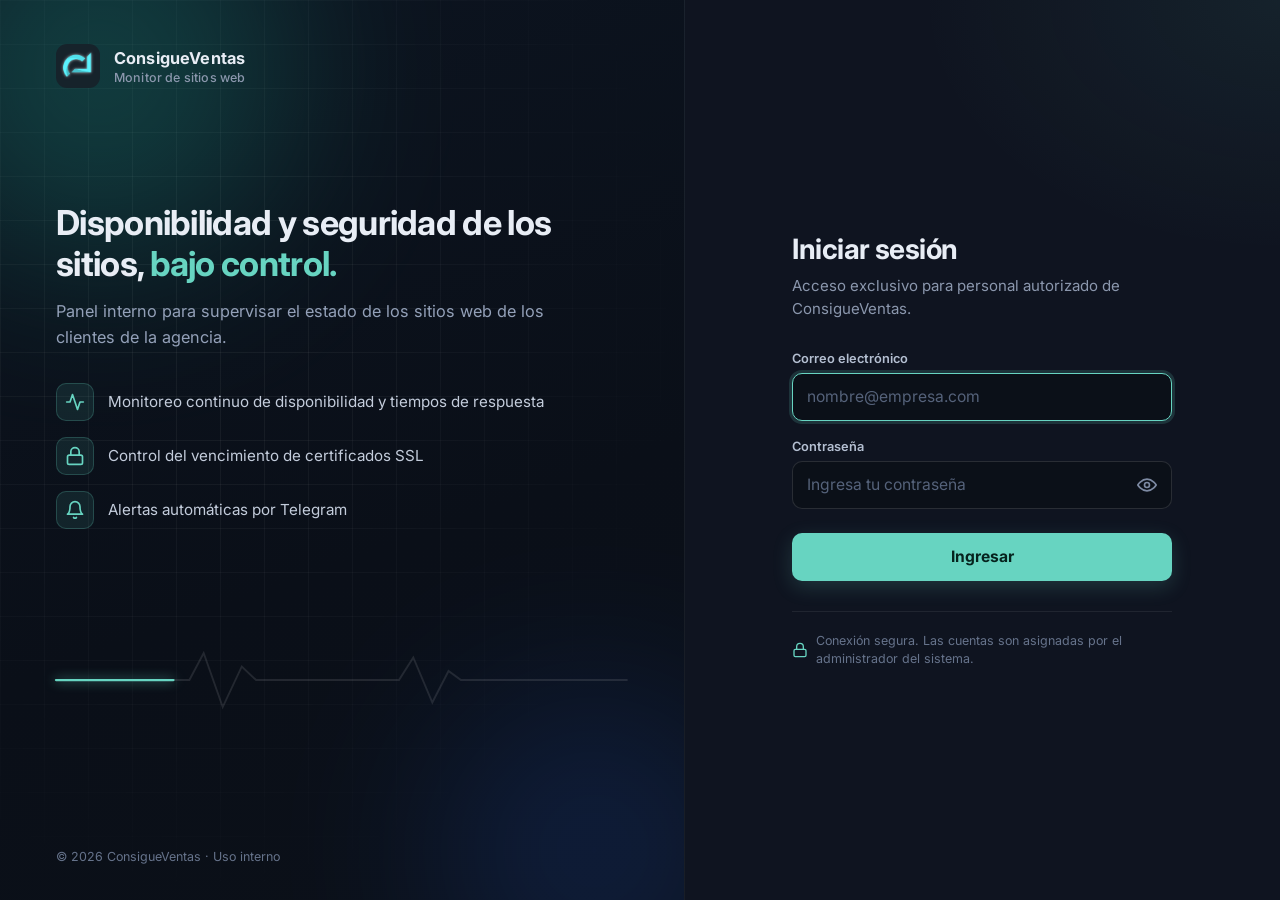
<file: frontend/login.html>
<!DOCTYPE html>
<html lang="es">
<head>
  <meta charset="UTF-8">
  <meta name="viewport" content="width=device-width, initial-scale=1.0">
  <meta name="robots" content="noindex, nofollow">
  <meta name="color-scheme" content="dark">
  <title>Iniciar sesión · Monitor ConsigueVentas</title>
  <link rel="preconnect" href="https://fonts.googleapis.com">
  <link rel="preconnect" href="https://fonts.gstatic.com" crossorigin>
  <link href="https://fonts.googleapis.com/css2?family=Inter:wght@400;500;600;700;800&display=swap" rel="stylesheet">
  <link rel="icon" type="image/png" href="assets/img/favicon.png">
  <style>
    * { box-sizing: border-box; }
    html, body { height: 100%; }
    body {
      margin: 0;
      font-family: 'Inter', system-ui, -apple-system, 'Segoe UI', sans-serif;
      background: #0b1018;
      color: #e8edf5;
      -webkit-font-smoothing: antialiased;
    }

    .pantalla {
      display: grid;
      grid-template-columns: minmax(0, 1.15fr) minmax(0, 1fr);
      min-height: 100vh;
    }

    /* ---------- Panel izquierdo (marca) ---------- */
    .panel-marca {
      position: relative;
      overflow: hidden;
      display: flex;
      flex-direction: column;
      justify-content: space-between;
      padding: 44px 56px 36px;
      background: linear-gradient(160deg, #0c1420 0%, #0a0f18 60%, #0b1018 100%);
      border-right: 1px solid rgba(255, 255, 255, .06);
    }
    .panel-marca::before {
      content: "";
      position: absolute;
      inset: 0;
      background-image:
        linear-gradient(rgba(255, 255, 255, .05) 1px, transparent 1px),
        linear-gradient(90deg, rgba(255, 255, 255, .05) 1px, transparent 1px);
      background-size: 44px 44px;
      -webkit-mask-image: radial-gradient(ellipse at 30% 35%, #000 15%, transparent 75%);
      mask-image: radial-gradient(ellipse at 30% 35%, #000 15%, transparent 75%);
      pointer-events: none;
    }
    .orbe { position: absolute; border-radius: 50%; filter: blur(90px); pointer-events: none; }
    .orbe-1 { width: 380px; height: 380px; background: #1f9d8a; top: -120px; left: -90px; opacity: .30; animation: flotar 16s ease-in-out infinite; }
    .orbe-2 { width: 320px; height: 320px; background: #2563eb; bottom: -110px; right: -70px; opacity: .17; animation: flotar 21s ease-in-out infinite reverse; }
    @keyframes flotar { 0%, 100% { transform: translate(0, 0); } 50% { transform: translate(34px, 26px); } }

    .marca-top, .marca-centro, .marca-pulso, .marca-pie { position: relative; z-index: 1; }

    .marca-top { display: flex; align-items: center; gap: 14px; }
    .marca-top img, .marca-movil img { width: 44px; height: 44px; border-radius: 11px; }
    .marca-nombre { font-weight: 700; font-size: 1.02rem; letter-spacing: .01em; }
    .marca-nombre small { display: block; font-weight: 500; font-size: .78rem; color: #8b97ad; margin-top: 2px; }

    .marca-centro { max-width: 520px; }
    .marca-centro h2 { margin: 0 0 14px; font-size: 2.15rem; line-height: 1.18; font-weight: 700; letter-spacing: -.02em; }
    .marca-centro h2 span { color: #67d4c1; }
    .marca-centro > p { margin: 0 0 32px; color: #93a0b8; font-size: 1.02rem; line-height: 1.6; }

    .caracteristicas { list-style: none; margin: 0; padding: 0; display: grid; gap: 16px; }
    .caracteristicas li { display: flex; align-items: center; gap: 14px; color: #c3ccdb; font-size: .95rem; }
    .icono-car {
      flex: 0 0 auto; width: 38px; height: 38px; border-radius: 10px;
      display: flex; align-items: center; justify-content: center;
      background: rgba(103, 212, 193, .10); border: 1px solid rgba(103, 212, 193, .22); color: #67d4c1;
    }

    .marca-pulso svg { width: 100%; height: 72px; display: block; overflow: visible; }
    .pulso-base { fill: none; stroke: rgba(255, 255, 255, .10); stroke-width: 2; }
    .pulso-vivo {
      fill: none; stroke: #67d4c1; stroke-width: 2.5; stroke-linecap: round; stroke-linejoin: round;
      stroke-dasharray: 16 84; stroke-dashoffset: 100;
      filter: drop-shadow(0 0 6px rgba(103, 212, 193, .8));
      animation: latido 3.2s linear infinite;
    }
    @keyframes latido { to { stroke-dashoffset: 0; } }

    .marca-pie { margin-top: 18px; color: #66738b; font-size: .78rem; }

    /* ---------- Panel derecho (formulario) ---------- */
    .panel-form {
      display: flex; align-items: center; justify-content: center; padding: 40px 24px;
      background:
        radial-gradient(600px 420px at 100% 0%, rgba(103, 212, 193, .07), transparent 60%),
        #0f1420;
    }
    .form-envoltorio { width: 100%; max-width: 380px; }

    .marca-movil { display: none; align-items: center; gap: 12px; margin-bottom: 30px; font-weight: 700; }
    .marca-movil small { display: block; font-weight: 500; font-size: .76rem; color: #8b97ad; }

    .form-envoltorio h1 { margin: 0 0 8px; font-size: 1.75rem; font-weight: 700; letter-spacing: -.02em; }
    .sub { margin: 0 0 30px; color: #8b97ad; font-size: .94rem; line-height: 1.55; }

    .campo { margin-bottom: 18px; }
    .campo label { display: block; margin-bottom: 7px; font-size: .8rem; font-weight: 600; color: #b4bfd1; }
    .campo input {
      width: 100%; height: 48px; padding: 0 14px; border-radius: 10px;
      border: 1px solid rgba(255, 255, 255, .12); background: #0b1018; color: #f1f5f9;
      font: inherit; font-size: .98rem; transition: border-color .15s, box-shadow .15s;
    }
    .campo input::placeholder { color: #55627a; }
    .campo input:hover { border-color: rgba(255, 255, 255, .2); }
    .campo input:focus { outline: none; border-color: #67d4c1; box-shadow: 0 0 0 3px rgba(103, 212, 193, .16); }
    .campo input:disabled { opacity: .6; }

    .campo-pass { position: relative; }
    .campo-pass input { padding-right: 50px; }
    .ver-pass {
      position: absolute; right: 6px; top: 50%; transform: translateY(-50%);
      width: 38px; height: 38px; margin: 0; padding: 0;
      display: flex; align-items: center; justify-content: center;
      background: transparent; border: none; border-radius: 8px; box-shadow: none;
      color: #7d8aa3; cursor: pointer;
    }
    .ver-pass:hover { color: #67d4c1; background: rgba(103, 212, 193, .08); transform: translateY(-50%); box-shadow: none; }
    .ver-pass .ojo-cerrado { display: none; }
    .ver-pass.activo .ojo-abierto { display: none; }
    .ver-pass.activo .ojo-cerrado { display: block; }

    .aviso-mayus { display: none; margin-top: 7px; font-size: .78rem; color: #fbbf24; }
    .aviso-mayus.visible { display: block; }

    #btn-login {
      width: 100%; height: 48px; margin-top: 6px; border: none; border-radius: 10px;
      background: #67d4c1; color: #06231e; font: inherit; font-size: .98rem; font-weight: 700;
      cursor: pointer; box-shadow: 0 6px 20px rgba(103, 212, 193, .18);
      transition: background .15s, transform .1s, box-shadow .15s;
    }
    #btn-login:hover { background: #7fe0cf; transform: none; box-shadow: 0 8px 26px rgba(103, 212, 193, .26); }
    #btn-login:active { transform: translateY(1px); }
    #btn-login:disabled { opacity: .75; cursor: wait; }
    .spinner {
      display: inline-block; width: 15px; height: 15px; margin-right: 9px; vertical-align: -2px;
      border: 2px solid rgba(6, 35, 30, .25); border-top-color: #06231e; border-radius: 50%;
      animation: giro .7s linear infinite;
    }
    @keyframes giro { to { transform: rotate(360deg); } }

    .login-error {
      display: none; margin-top: 18px; padding: 11px 13px; border-radius: 10px; font-size: .87rem; line-height: 1.45;
      background: rgba(248, 113, 113, .10); border: 1px solid rgba(248, 113, 113, .35); color: #fca5a5;
    }
    .login-error.visible { display: block; animation: sacudir .35s; }
    @keyframes sacudir { 0%, 100% { transform: translateX(0); } 25% { transform: translateX(-5px); } 75% { transform: translateX(5px); } }

    .seguro {
      display: flex; align-items: center; gap: 8px; margin-top: 30px; padding-top: 20px;
      border-top: 1px solid rgba(255, 255, 255, .07); color: #66738b; font-size: .78rem; line-height: 1.45;
    }
    .seguro svg { flex: 0 0 auto; color: #67d4c1; }

    @media (max-width: 900px) {
      .pantalla { grid-template-columns: 1fr; }
      .panel-marca { display: none; }
      .marca-movil { display: flex; }
    }
    @media (prefers-reduced-motion: reduce) {
      *, *::before, *::after { animation: none !important; transition: none !important; }
    }
  </style>
</head>
<body>
  <div class="pantalla">

    <aside class="panel-marca">
      <div class="orbe orbe-1"></div>
      <div class="orbe orbe-2"></div>

      <div class="marca-top">
        <img src="assets/img/logo.png" alt="ConsigueVentas">
        <div class="marca-nombre">ConsigueVentas<small>Monitor de sitios web</small></div>
      </div>

      <div class="marca-centro">
        <h2>Disponibilidad y seguridad de los sitios, <span>bajo control.</span></h2>
        <p>Panel interno para supervisar el estado de los sitios web de los clientes de la agencia.</p>
        <ul class="caracteristicas">
          <li>
            <span class="icono-car"><svg width="20" height="20" viewBox="0 0 24 24" fill="none" stroke="currentColor" stroke-width="2" stroke-linecap="round" stroke-linejoin="round"><polyline points="22 12 18 12 15 21 9 3 6 12 2 12"/></svg></span>
            Monitoreo continuo de disponibilidad y tiempos de respuesta
          </li>
          <li>
            <span class="icono-car"><svg width="20" height="20" viewBox="0 0 24 24" fill="none" stroke="currentColor" stroke-width="2" stroke-linecap="round" stroke-linejoin="round"><rect x="3" y="11" width="18" height="11" rx="2"/><path d="M7 11V7a5 5 0 0 1 10 0v4"/></svg></span>
            Control del vencimiento de certificados SSL
          </li>
          <li>
            <span class="icono-car"><svg width="20" height="20" viewBox="0 0 24 24" fill="none" stroke="currentColor" stroke-width="2" stroke-linecap="round" stroke-linejoin="round"><path d="M18 8a6 6 0 0 0-12 0c0 7-3 9-3 9h18s-3-2-3-9"/><path d="M13.7 21a2 2 0 0 1-3.4 0"/></svg></span>
            Alertas automáticas por Telegram
          </li>
        </ul>
      </div>

      <div class="marca-pulso">
        <svg viewBox="0 0 600 80" preserveAspectRatio="none" aria-hidden="true">
          <path class="pulso-base" pathLength="100" d="M0 40 H120 L140 40 L155 10 L175 70 L195 25 L210 40 H340 L360 40 L375 15 L395 65 L412 30 L425 40 H600"/>
          <path class="pulso-vivo" pathLength="100" d="M0 40 H120 L140 40 L155 10 L175 70 L195 25 L210 40 H340 L360 40 L375 15 L395 65 L412 30 L425 40 H600"/>
        </svg>
      </div>

      <div class="marca-pie">© 2026 ConsigueVentas · Uso interno</div>
    </aside>

    <main class="panel-form">
      <div class="form-envoltorio">

        <div class="marca-movil">
          <img src="assets/img/logo.png" alt="ConsigueVentas">
          <div>ConsigueVentas<small>Monitor de sitios web</small></div>
        </div>

        <h1>Iniciar sesión</h1>
        <p class="sub">Acceso exclusivo para personal autorizado de ConsigueVentas.</p>

        <form id="form-login" novalidate>
          <div class="campo">
            <label for="email">Correo electrónico</label>
            <input type="email" id="email" placeholder="nombre@empresa.com" autocomplete="username" autofocus>
          </div>

          <div class="campo">
            <label for="password">Contraseña</label>
            <div class="campo-pass">
              <input type="password" id="password" placeholder="Ingresa tu contraseña" autocomplete="current-password">
              <button type="button" class="ver-pass" id="ver-pass" aria-label="Mostrar contraseña">
                <svg class="ojo-abierto" width="20" height="20" viewBox="0 0 24 24" fill="none" stroke="currentColor" stroke-width="2" stroke-linecap="round" stroke-linejoin="round"><path d="M1 12s4-7 11-7 11 7 11 7-4 7-11 7S1 12 1 12z"/><circle cx="12" cy="12" r="3"/></svg>
                <svg class="ojo-cerrado" width="20" height="20" viewBox="0 0 24 24" fill="none" stroke="currentColor" stroke-width="2" stroke-linecap="round" stroke-linejoin="round"><path d="M17.94 17.94A10.07 10.07 0 0 1 12 19c-7 0-11-7-11-7a18.45 18.45 0 0 1 5.06-5.94"/><path d="M9.9 4.24A9.12 9.12 0 0 1 12 4c7 0 11 8 11 8a18.5 18.5 0 0 1-2.16 3.19"/><path d="M14.12 14.12a3 3 0 1 1-4.24-4.24"/><line x1="1" y1="1" x2="23" y2="23"/></svg>
              </button>
            </div>
            <div class="aviso-mayus" id="aviso-mayus">Bloq Mayús está activado</div>
          </div>

          <button type="submit" id="btn-login">Ingresar</button>
          <div class="login-error" id="login-error" role="alert" aria-live="polite"></div>
        </form>

        <div class="seguro">
          <svg width="16" height="16" viewBox="0 0 24 24" fill="none" stroke="currentColor" stroke-width="2" stroke-linecap="round" stroke-linejoin="round"><rect x="3" y="11" width="18" height="11" rx="2"/><path d="M7 11V7a5 5 0 0 1 10 0v4"/></svg>
          <span>Conexión segura. Las cuentas son asignadas por el administrador del sistema.</span>
        </div>

      </div>
    </main>
  </div>

  <script src="assets/js/auth.js"></script>
  <script>
    if (leerSesion()) window.location.href = "dashboard.html";

    const inputEmail = document.getElementById("email");
    const inputPass = document.getElementById("password");
    const btnVer = document.getElementById("ver-pass");
    const btn = document.getElementById("btn-login");
    const cajaError = document.getElementById("login-error");
    const avisoMayus = document.getElementById("aviso-mayus");

    btnVer.addEventListener("click", () => {
      const oculto = inputPass.type === "password";
      inputPass.type = oculto ? "text" : "password";
      btnVer.classList.toggle("activo", oculto);
      btnVer.setAttribute("aria-label", oculto ? "Ocultar contraseña" : "Mostrar contraseña");
    });

    function revisarMayus(e) {
      if (e.getModifierState) avisoMayus.classList.toggle("visible", e.getModifierState("CapsLock"));
    }
    inputPass.addEventListener("keydown", revisarMayus);
    inputPass.addEventListener("keyup", revisarMayus);
    inputPass.addEventListener("blur", () => avisoMayus.classList.remove("visible"));

    function mostrarError(texto) {
      cajaError.classList.remove("visible");
      void cajaError.offsetWidth;
      cajaError.textContent = texto;
      cajaError.classList.add("visible");
    }

    const motivo = new URLSearchParams(location.search).get("motivo");
    if (motivo === "inactividad") mostrarError("Tu sesión se cerró por inactividad. Ingresa de nuevo.");
    if (motivo === "expirada") mostrarError("Tu sesión expiró. Ingresa de nuevo.");

    document.getElementById("form-login").addEventListener("submit", async (e) => {
      e.preventDefault();
      cajaError.classList.remove("visible");

      const email = inputEmail.value.trim();
      const password = inputPass.value;
      if (!email || !password) {
        mostrarError("Escribe tu correo y tu contraseña.");
        return;
      }

      btn.disabled = true;
      inputEmail.disabled = true;
      inputPass.disabled = true;
      btn.innerHTML = '<span class="spinner"></span>Verificando...';
      try {
        await iniciarSesion(email, password);
        window.location.href = "dashboard.html";
      } catch (err) {
        mostrarError(err.message);
        btn.disabled = false;
        inputEmail.disabled = false;
        inputPass.disabled = false;
        btn.textContent = "Ingresar";
        inputPass.focus();
      }
    });
  </script>
</body>
</html>
</file>
<file: frontend/assets/css/style.css>
:root {
  --bg: #0b1018;
  --panel: #0f1420;
  --card: #131a28;
  --card-hover: #172033;
  --border: rgba(255, 255, 255, 0.08);
  --border-fuerte: rgba(255, 255, 255, 0.16);
  --text: #eef1f6;
  --text-dim: #8b97ad;
  --text-tenue: #66738b;
  --accent: #67d4c1;
  --accent-fuerte: #7fe0cf;
  --ok: #67d4c1;
  --ok-bg: rgba(103, 212, 193, 0.12);
  --error: #f87171;
  --error-bg: rgba(248, 113, 113, 0.12);
}

* { box-sizing: border-box; margin: 0; padding: 0; }

html {
  font-size: clamp(16px, 0.9vw + 10px, 19px);
}

body {
  min-height: 100vh;
  position: relative;
  background:
    radial-gradient(900px 500px at 10% -5%, rgba(103, 212, 193, 0.10), transparent 60%),
    radial-gradient(700px 500px at 100% 0%, rgba(37, 99, 235, 0.07), transparent 60%),
    var(--bg);
  background-attachment: fixed;
  color: var(--text);
  font-family: 'Inter', system-ui, -apple-system, 'Segoe UI', sans-serif;
  -webkit-font-smoothing: antialiased;
}

body::before {
  content: "";
  position: fixed;
  inset: 0;
  z-index: 0;
  pointer-events: none;
  background-image:
    linear-gradient(rgba(255, 255, 255, 0.035) 1px, transparent 1px),
    linear-gradient(90deg, rgba(255, 255, 255, 0.035) 1px, transparent 1px);
  background-size: 44px 44px;
  -webkit-mask-image: radial-gradient(ellipse at 20% 0%, #000 10%, transparent 70%);
  mask-image: radial-gradient(ellipse at 20% 0%, #000 10%, transparent 70%);
}

.container {
  position: relative;
  z-index: 1;
  max-width: min(1200px, 92vw);
  margin: 0 auto;
  padding: clamp(1.5rem, 3vw, 3rem) 1.5rem 4rem;
}

/* ---------- Encabezado ---------- */
header {
  display: flex;
  justify-content: space-between;
  align-items: center;
  flex-wrap: wrap;
  gap: 1.25rem;
  padding-bottom: 1.5rem;
  margin-bottom: 2rem;
  border-bottom: 1px solid var(--border);
}

.marca { display: flex; align-items: center; gap: 1rem; }

.logo {
  width: 46px;
  height: 46px;
  object-fit: contain;
  border-radius: 12px;
}

header h1 {
  font-size: clamp(1.25rem, 1.05rem + 0.9vw, 1.75rem);
  font-weight: 700;
  letter-spacing: -0.02em;
}

header p {
  color: var(--text-dim);
  font-size: 0.85rem;
  margin-top: 0.15rem;
}

.acciones-header {
  display: flex;
  align-items: center;
  gap: 0.75rem;
  flex-wrap: wrap;
}

.usuario {
  max-width: 240px;
  padding: 0.4rem 0.85rem;
  border: 1px solid var(--border);
  border-radius: 999px;
  background: rgba(255, 255, 255, 0.03);
  color: var(--text-dim);
  font-size: 0.8rem;
  overflow: hidden;
  text-overflow: ellipsis;
  white-space: nowrap;
}
.usuario:empty { display: none; }

/* ---------- Botones ---------- */
button {
  background: var(--accent);
  color: #06231e;
  border: none;
  padding: 0.7rem 1.35rem;
  border-radius: 10px;
  font-size: 0.9rem;
  font-weight: 700;
  font-family: inherit;
  cursor: pointer;
  box-shadow: 0 6px 20px rgba(103, 212, 193, 0.18);
  transition: background 0.15s ease, transform 0.1s ease, box-shadow 0.15s ease;
}
button:hover { background: var(--accent-fuerte); box-shadow: 0 8px 26px rgba(103, 212, 193, 0.26); }
button:active { transform: translateY(1px); }
button:disabled { opacity: 0.55; cursor: not-allowed; transform: none; box-shadow: none; }

button.secondary {
  background: transparent;
  color: var(--text);
  border: 1px solid var(--border-fuerte);
  box-shadow: none;
  padding: 0.5rem 1rem;
  font-size: 0.8rem;
  font-weight: 600;
}
button.secondary:hover {
  background: rgba(255, 255, 255, 0.05);
  border-color: var(--accent);
  box-shadow: none;
}

/* ---------- Resumen ---------- */
.resumen {
  display: grid;
  grid-template-columns: repeat(auto-fit, minmax(200px, 1fr));
  gap: 1rem;
  margin-bottom: 2.25rem;
}

.stat {
  position: relative;
  display: flex;
  flex-direction: column-reverse;
  gap: 0.4rem;
  padding: 1.25rem 1.4rem;
  background: var(--card);
  border: 1px solid var(--border);
  border-radius: 14px;
  overflow: hidden;
}
.stat::before {
  content: "";
  position: absolute;
  top: 0; left: 0; right: 0;
  height: 2px;
  background: var(--border-fuerte);
}
.stat-ok { background: linear-gradient(180deg, rgba(103, 212, 193, 0.07), transparent 65%), var(--card); }
.stat-ok::before { background: var(--ok); }
.stat-error { background: linear-gradient(180deg, rgba(248, 113, 113, 0.07), transparent 65%), var(--card); }
.stat-error::before { background: var(--error); }

.stat .valor {
  font-size: clamp(1.9rem, 2.6vw, 2.6rem);
  font-weight: 800;
  letter-spacing: -0.03em;
  line-height: 1.1;
  font-variant-numeric: tabular-nums;
}
.stat .etiqueta {
  color: var(--text-dim);
  font-size: 0.74rem;
  font-weight: 600;
  letter-spacing: 0.07em;
  text-transform: uppercase;
}

/* ---------- Lista de sitios ---------- */
.sitios { display: flex; flex-direction: column; gap: 0.8rem; }

.sitio-card {
  background: var(--card);
  border: 1px solid var(--border);
  border-radius: 14px;
  overflow: hidden;
  transition: border-color 0.15s ease;
}
.sitio-card:hover { border-color: var(--border-fuerte); }

.sitio-header {
  display: grid;
  grid-template-columns: minmax(0, 1fr) auto auto;
  align-items: center;
  gap: 1.5rem;
  padding: 1.1rem 1.4rem;
  cursor: pointer;
  transition: background 0.15s ease;
}
.sitio-header:hover { background: rgba(255, 255, 255, 0.02); }

.sitio-info { display: flex; align-items: center; gap: 0.95rem; min-width: 0; }

.sitio-info::before {
  content: "";
  flex: 0 0 auto;
  width: 10px;
  height: 10px;
  border-radius: 50%;
  background: #4b5870;
}
.sitio-header.ok .sitio-info::before { background: var(--ok); box-shadow: 0 0 0 4px var(--ok-bg), 0 0 12px rgba(103, 212, 193, 0.6); }
.sitio-header.error .sitio-info::before { background: var(--error); box-shadow: 0 0 0 4px var(--error-bg), 0 0 12px rgba(248, 113, 113, 0.6); animation: latir 1.8s ease-in-out infinite; }
@keyframes latir { 0%, 100% { opacity: 1; } 50% { opacity: 0.45; } }

.sitio-textos { min-width: 0; }
.sitio-nombre { font-weight: 600; font-size: 0.98rem; letter-spacing: -0.01em; }
.sitio-url {
  color: var(--text-dim);
  font-size: 0.82rem;
  margin-top: 0.12rem;
  overflow: hidden;
  text-overflow: ellipsis;
  white-space: nowrap;
}

.sitio-metricas {
  display: flex;
  align-items: center;
  gap: 1.25rem;
  font-size: 0.82rem;
  color: var(--text-dim);
  font-variant-numeric: tabular-nums;
}
.sitio-metricas > span:not(.badge) { min-width: 108px; }
.sitio-metricas strong { color: var(--text); font-weight: 600; }

.sitio-acciones { display: flex; align-items: center; gap: 0.5rem; }
.sitio-acciones::after {
  content: "";
  width: 8px;
  height: 8px;
  margin: 0 0.4rem 4px 0.5rem;
  border-right: 2px solid var(--text-tenue);
  border-bottom: 2px solid var(--text-tenue);
  transform: rotate(45deg);
  transition: transform 0.2s ease;
}
.sitio-card:has(.historial.abierto) .sitio-acciones::after { transform: rotate(225deg); margin-bottom: -2px; }

.badge {
  display: inline-flex;
  align-items: center;
  justify-content: center;
  gap: 0.45rem;
  min-width: 106px;
  padding: 0.3rem 0.75rem;
  border-radius: 999px;
  background: rgba(255, 255, 255, 0.06);
  color: var(--text-dim);
  font-size: 0.78rem;
  font-weight: 600;
}
.badge::before {
  content: "";
  width: 6px;
  height: 6px;
  border-radius: 50%;
  background: currentColor;
}
.badge.ok { background: var(--ok-bg); color: var(--ok); }
.badge.error { background: var(--error-bg); color: var(--error); }

/* ---------- Historial ---------- */
.historial {
  display: none;
  overflow-x: auto;
  padding: 1.1rem 1.4rem 1.3rem;
  border-top: 1px solid var(--border);
  background: rgba(0, 0, 0, 0.18);
}
.historial.abierto { display: block; }

.historial table { width: 100%; border-collapse: collapse; font-size: 0.83rem; font-variant-numeric: tabular-nums; }
.historial th {
  text-align: left;
  padding: 0.5rem 0.7rem;
  color: var(--text-tenue);
  font-size: 0.7rem;
  font-weight: 600;
  letter-spacing: 0.08em;
  text-transform: uppercase;
}
.historial td { padding: 0.6rem 0.7rem; border-top: 1px solid var(--border); color: var(--text); }
.historial tbody tr:hover td { background: rgba(255, 255, 255, 0.025); }
.historial .badge { min-width: 92px; padding: 0.22rem 0.65rem; }

/* ---------- Estados de carga / vacío ---------- */
.estado-carga, .estado-vacio {
  text-align: center;
  color: var(--text-dim);
  padding: 2.5rem;
  font-size: 0.9rem;
}
.estado-carga::before {
  content: "";
  display: block;
  width: 22px;
  height: 22px;
  margin: 0 auto 0.85rem;
  border: 2px solid var(--border-fuerte);
  border-top-color: var(--accent);
  border-radius: 50%;
  animation: giro 0.8s linear infinite;
}
@keyframes giro { to { transform: rotate(360deg); } }

/* ---------- Responsive ---------- */
@media (max-width: 900px) {
  .sitio-header { grid-template-columns: minmax(0, 1fr) auto; gap: 1rem 1.25rem; }
  .sitio-metricas { grid-column: 1 / -1; grid-row: 2; flex-wrap: wrap; gap: 0.9rem 1.25rem; }
  .sitio-metricas > span:not(.badge) { min-width: 0; }
}

@media (max-width: 720px) {
  header { flex-direction: column; align-items: flex-start; }
  .acciones-header { width: 100%; }
  .usuario { flex: 1 1 100%; max-width: none; }
  header button#btn-chequear-todos { flex: 1; }
  .resumen { grid-template-columns: 1fr; }
  .sitio-header { grid-template-columns: 1fr; }
  .sitio-metricas { grid-row: auto; }
  .sitio-acciones { width: 100%; }
  .sitio-acciones .btn-chequear { flex: 1; }
  .sitio-acciones::after { margin-left: auto; }
}

@media (prefers-reduced-motion: reduce) {
  *, *::before, *::after { animation: none !important; transition: none !important; }
}

/* ---------- Barra de herramientas ---------- */
.stat[data-estado] { cursor: pointer; transition: border-color 0.15s ease, transform 0.15s ease; }
.stat[data-estado]:hover { border-color: var(--border-fuerte); transform: translateY(-1px); }
.stat.seleccionado { border-color: var(--accent); box-shadow: 0 0 0 1px var(--accent) inset; }
.stat-error.seleccionado { border-color: var(--error); box-shadow: 0 0 0 1px var(--error) inset; }

.barra { display: flex; align-items: center; flex-wrap: wrap; gap: 0.75rem; margin-bottom: 1.1rem; }

.buscador { position: relative; flex: 1 1 260px; max-width: 420px; }
.buscador svg { position: absolute; left: 13px; top: 50%; transform: translateY(-50%); color: var(--text-tenue); pointer-events: none; }
.buscador input {
  width: 100%; height: 42px; padding: 0 14px 0 40px;
  border-radius: 10px; border: 1px solid var(--border-fuerte);
  background: var(--panel); color: var(--text);
  font: inherit; font-size: 0.88rem;
  transition: border-color 0.15s, box-shadow 0.15s;
}
.buscador input::placeholder { color: var(--text-tenue); }
.buscador input:focus { outline: none; border-color: var(--accent); box-shadow: 0 0 0 3px rgba(103, 212, 193, 0.16); }

.filtros { display: flex; gap: 0.25rem; padding: 0.25rem; border: 1px solid var(--border); border-radius: 12px; background: var(--panel); }
button.chip {
  background: transparent; color: var(--text-dim); border: none; box-shadow: none;
  padding: 0.45rem 0.9rem; border-radius: 8px; font-size: 0.8rem; font-weight: 600;
}
button.chip:hover { background: rgba(255, 255, 255, 0.05); color: var(--text); box-shadow: none; }
button.chip.activo { background: var(--ok-bg); color: var(--accent); }

.barra select {
  height: 42px; padding: 0 0.9rem; border-radius: 10px;
  border: 1px solid var(--border-fuerte); background: var(--panel); color: var(--text);
  font: inherit; font-size: 0.82rem; cursor: pointer;
}
.barra select:focus { outline: none; border-color: var(--accent); }
.barra select option { background: var(--panel); color: var(--text); }

.ultimo-chequeo { margin-left: auto; color: var(--text-tenue); font-size: 0.78rem; }

@media (max-width: 720px) {
  .buscador { max-width: none; flex-basis: 100%; }
  .ultimo-chequeo { margin-left: 0; flex-basis: 100%; }
}


/* ---------- Uptime ---------- */
.uptime {
  display: flex;
  align-items: center;
  gap: 1.5rem;
  padding: 0 1.4rem 1.15rem calc(1.4rem + 10px + 0.95rem);
}

.uptime-barra {
  flex: 1;
  min-width: 0;
  display: grid;
  grid-template-columns: repeat(30, minmax(0, 1fr));
  gap: 3px;
}

.dia {
  height: 26px;
  border-radius: 3px;
  background: rgba(255, 255, 255, 0.07);
  cursor: default;
  transition: transform 0.12s ease, filter 0.12s ease;
}
.dia:hover { transform: scaleY(1.18); filter: brightness(1.25); }
.dia.ok { background: var(--ok); }
.dia.parcial { background: #fbbf24; }
.dia.caido { background: var(--error); }

.uptime-cifras {
  flex: 0 0 auto;
  display: flex;
  gap: 1.1rem;
  font-size: 0.78rem;
  color: var(--text-dim);
  font-variant-numeric: tabular-nums;
  white-space: nowrap;
}
.uptime-cifras strong { font-weight: 700; }
.uptime-cifras strong.alto { color: var(--ok); }
.uptime-cifras strong.medio { color: #fbbf24; }
.uptime-cifras strong.bajo { color: var(--error); }

@media (max-width: 720px) {
  .uptime { flex-direction: column; align-items: stretch; gap: 0.6rem; padding-left: 1.4rem; }
}

/* ---------- Panel de métricas ---------- */
.panel-metricas {
  display: grid;
  grid-template-columns: minmax(0, 1fr) minmax(0, 1.5fr) minmax(0, 1fr);
  gap: 0.75rem;
  padding: 0 1.4rem 1.15rem;
}

.mini {
  display: flex;
  align-items: center;
  gap: 0.9rem;
  min-width: 0;
  padding: 0.85rem 1rem;
  border: 1px solid var(--border);
  border-radius: 12px;
  background: rgba(255, 255, 255, 0.02);
}
.mini-info { min-width: 0; flex: 1; }
.mini-titulo {
  font-size: 0.7rem;
  font-weight: 600;
  letter-spacing: 0.07em;
  text-transform: uppercase;
  color: var(--text-tenue);
}
.mini-detalle {
  margin-top: 0.25rem;
  font-size: 0.8rem;
  color: var(--text-dim);
  font-variant-numeric: tabular-nums;
}
.mini-detalle strong { color: var(--text); font-weight: 600; }
.mini-detalle strong.alto { color: var(--ok); }
.mini-detalle strong.medio { color: #fbbf24; }
.mini-detalle strong.bajo { color: var(--error); }

.mini-valor { margin-top: 0.2rem; font-size: 1.15rem; font-weight: 700; letter-spacing: -0.01em; }
.mini-valor.ok { color: var(--ok); }
.mini-valor.warn { color: #fbbf24; }

.anillo-caja { position: relative; flex: 0 0 auto; width: 62px; height: 62px; }
.anillo { width: 100%; height: 100%; }
.anillo-fondo { fill: none; stroke: rgba(255, 255, 255, 0.08); stroke-width: 6; }
.anillo-valor {
  fill: none;
  stroke: var(--text-tenue);
  stroke-width: 6;
  stroke-linecap: round;
  transition: stroke-dashoffset 0.6s ease;
}
.anillo.alto .anillo-valor { stroke: var(--ok); }
.anillo.medio .anillo-valor { stroke: #fbbf24; }
.anillo.bajo .anillo-valor { stroke: var(--error); }
.anillo-texto {
  position: absolute;
  inset: 0;
  display: flex;
  align-items: center;
  justify-content: center;
  font-size: 0.68rem;
  font-weight: 700;
  font-variant-numeric: tabular-nums;
}

.mini-resp { flex-direction: column; align-items: stretch; gap: 0.5rem; }
.spark { width: 100%; height: 42px; display: block; }

@media (max-width: 900px) {
  .panel-metricas { grid-template-columns: 1fr; }
}

/* ---------- Estructura con menú lateral ---------- */
.app {
  position: relative;
  z-index: 1;
  display: grid;
  grid-template-columns: 15rem minmax(0, 1fr);
  min-height: 100vh;
}

.sidebar {
  position: sticky;
  top: 0;
  height: 100vh;
  display: flex;
  flex-direction: column;
  gap: 1.75rem;
  padding: 1.5rem 1rem;
  border-right: 1px solid var(--border);
  background: rgba(15, 20, 32, 0.72);
  backdrop-filter: blur(8px);
}

.side-marca { display: flex; align-items: center; gap: 0.8rem; padding: 0 0.4rem; }
.side-nombre { font-weight: 700; font-size: 0.95rem; letter-spacing: 0.01em; line-height: 1.25; }
.side-nombre small { display: block; margin-top: 2px; font-weight: 500; font-size: 0.74rem; color: var(--text-dim); }

.side-nav { display: flex; flex-direction: column; gap: 0.25rem; }
.side-nav a {
  display: flex;
  align-items: center;
  gap: 0.75rem;
  padding: 0.65rem 0.8rem;
  border: 1px solid transparent;
  border-radius: 10px;
  color: var(--text-dim);
  font-size: 0.9rem;
  font-weight: 600;
  text-decoration: none;
  transition: background 0.15s ease, color 0.15s ease;
}
.side-nav a svg { flex: 0 0 auto; }
.side-nav a:hover { background: rgba(255, 255, 255, 0.05); color: var(--text); }
.side-nav a.activo { background: var(--ok-bg); color: var(--accent); border-color: rgba(103, 212, 193, 0.22); }

.side-pie { margin-top: auto; display: flex; flex-direction: column; gap: 0.6rem; }
.side-pie .usuario { max-width: none; text-align: center; }
.side-pie button { width: 100%; }

.contenido { min-width: 0; }

.topbar {
  display: flex;
  justify-content: space-between;
  align-items: center;
  flex-wrap: wrap;
  gap: 1rem;
  padding-bottom: 1.25rem;
  margin-bottom: 1.75rem;
  border-bottom: 1px solid var(--border);
}
.topbar h1 { font-size: clamp(1.25rem, 1.05rem + 0.9vw, 1.75rem); font-weight: 700; letter-spacing: -0.02em; }
.topbar p { margin-top: 0.15rem; color: var(--text-dim); font-size: 0.85rem; }

.proximamente {
  padding: 4rem 1.5rem;
  text-align: center;
  border: 1px dashed var(--border-fuerte);
  border-radius: 14px;
  background: rgba(255, 255, 255, 0.02);
}
.proximamente h2 { margin-bottom: 0.5rem; font-size: 1.15rem; }
.proximamente p { max-width: 46ch; margin: 0 auto 1.1rem; color: var(--text-dim); font-size: 0.9rem; line-height: 1.55; }
.etiqueta-prox {
  display: inline-block;
  padding: 0.25rem 0.7rem;
  border-radius: 999px;
  background: var(--ok-bg);
  color: var(--accent);
  font-size: 0.74rem;
  font-weight: 700;
  letter-spacing: 0.06em;
  text-transform: uppercase;
}

@media (max-width: 900px) {
  .app { grid-template-columns: minmax(0, 1fr); }
  .sidebar {
    position: static;
    height: auto;
    flex-direction: row;
    flex-wrap: wrap;
    align-items: center;
    gap: 0.75rem 1rem;
    padding: 1rem;
    border-right: none;
    border-bottom: 1px solid var(--border);
  }
  .side-nav { order: 3; flex-direction: row; width: 100%; overflow-x: auto; }
  .side-nav a { white-space: nowrap; }
  .side-pie { margin: 0 0 0 auto; flex-direction: row; align-items: center; }
  .side-pie .usuario { display: none; }
  .side-pie button { width: auto; }
}

/* ---------- Métricas dentro del detalle desplegable ---------- */
.historial .panel-metricas {
  gap: 0;
  padding: 0 0 1.2rem;
  margin-bottom: 1rem;
  border-bottom: 1px solid var(--border);
}
.historial .mini {
  padding: 0.3rem 1.4rem;
  border: none;
  border-radius: 0;
  background: transparent;
}
.historial .mini:first-child { padding-left: 0; }
.historial .mini + .mini { border-left: 1px solid var(--border); }

@media (max-width: 900px) {
  .historial .mini { padding: 0.75rem 0; }
  .historial .mini + .mini { border-left: none; border-top: 1px solid var(--border); }
}

.rol-chip {
  align-self: center;
  padding: 0.2rem 0.7rem;
  border-radius: 999px;
  background: var(--ok-bg);
  color: var(--accent);
  font-size: 0.7rem;
  font-weight: 700;
  letter-spacing: 0.06em;
  text-transform: uppercase;
}
.rol-chip:empty { display: none; }
body[data-rol="lector"] .rol-chip { background: rgba(255, 255, 255, 0.07); color: var(--text-dim); }

body.sin-acceso .resumen,
body.sin-acceso .barra,
body.sin-acceso #btn-chequear-todos { display: none; }

.sin-acceso-caja {
  padding: 3rem 1.5rem;
  text-align: center;
  border: 1px dashed var(--border-fuerte);
  border-radius: 14px;
  background: rgba(255, 255, 255, 0.02);
}
.sin-acceso-caja h2 { margin-bottom: 0.6rem; font-size: 1.15rem; }
.sin-acceso-caja p { max-width: 52ch; margin: 0 auto; color: var(--text-dim); font-size: 0.9rem; line-height: 1.55; }
.sin-acceso-caja strong { color: var(--text); }

body[data-rol="sinrol"] .rol-chip { background: var(--error-bg); color: var(--error); }

    .hallazgos li > div { min-width: 0; }
    .explica { margin-top: .45rem; padding: .6rem .75rem; border-radius: 9px; background: rgba(255,255,255,.04); border-left: 2px solid var(--crit); color: var(--dim); font-size: .8rem; line-height: 1.45; }
    .explica p + p { margin-top: .3rem; }
    .explica b { color: var(--texto); font-weight: 600; }

/* ---------- Sección Sitios ---------- */
body:not([data-rol="admin"]) .solo-admin { display: none !important; }

.tabla-caja { border: 1px solid var(--border); border-radius: 14px; background: var(--card); overflow-x: auto; }
.tabla-sitios { width: 100%; border-collapse: collapse; font-size: 0.86rem; }
.tabla-sitios th {
  padding: 0.85rem 1rem;
  text-align: left;
  white-space: nowrap;
  border-bottom: 1px solid var(--border);
  color: var(--text-tenue);
  font-size: 0.7rem;
  font-weight: 600;
  letter-spacing: 0.08em;
  text-transform: uppercase;
}
.tabla-sitios td { padding: 0.85rem 1rem; border-top: 1px solid var(--border); vertical-align: middle; }
.tabla-sitios tbody tr:first-child td { border-top: none; }
.tabla-sitios tbody tr:hover td { background: rgba(255, 255, 255, 0.02); }
.tabla-sitios .sitio-url { max-width: 320px; }

.acciones-fila { display: flex; flex-wrap: wrap; gap: 0.4rem; }
.acciones-fila button { padding: 0.35rem 0.7rem; font-size: 0.76rem; }
button.peligro-suave:hover { border-color: var(--error); color: var(--error); }
button.peligro { background: var(--error); color: #2b0a0f; box-shadow: none; }
button.peligro:hover { background: #fb8f8f; box-shadow: none; }

.dialogo {
  width: min(92vw, 440px);
  padding: 1.5rem;
  border: 1px solid var(--border-fuerte);
  border-radius: 16px;
  background: var(--card);
  color: var(--text);
  box-shadow: 0 30px 80px rgba(0, 0, 0, 0.55);
}
.dialogo::backdrop { background: rgba(5, 8, 14, 0.7); backdrop-filter: blur(3px); }
.dialogo h3 { margin-bottom: 0.9rem; font-size: 1.15rem; letter-spacing: -0.01em; }
.dialogo p { color: var(--text-dim); font-size: 0.9rem; line-height: 1.5; }
.dialogo p b { color: var(--text); }
.dialogo .campo { margin-bottom: 0.9rem; }
.dialogo .campo label { display: block; margin-bottom: 0.35rem; font-size: 0.8rem; font-weight: 600; color: #b4bfd1; }
.dialogo .campo input[type="text"] {
  width: 100%;
  height: 44px;
  padding: 0 0.9rem;
  border-radius: 10px;
  border: 1px solid var(--border-fuerte);
  background: var(--bg);
  color: var(--text);
  font: inherit;
  font-size: 0.92rem;
}
.dialogo .campo input:focus { outline: none; border-color: var(--accent); box-shadow: 0 0 0 3px rgba(103, 212, 193, 0.16); }
.dialogo .check { display: flex; gap: 0.55rem; align-items: flex-start; margin: 0.2rem 0 1rem; font-size: 0.84rem; color: var(--text-dim); }
.dialogo .check input { margin-top: 3px; accent-color: var(--accent); }
.dialogo-botones { display: flex; justify-content: flex-end; gap: 0.6rem; margin-top: 1.2rem; }

.msg-error {
  display: none;
  margin-bottom: 0.8rem;
  padding: 0.6rem 0.8rem;
  border-radius: 9px;
  font-size: 0.84rem;
  background: var(--error-bg);
  border: 1px solid rgba(248, 113, 113, 0.35);
  color: #fca5a5;
}
.msg-error.visible { display: block; }

.toast {
  position: fixed;
  right: 1.25rem;
  bottom: 1.25rem;
  z-index: 50;
  max-width: 340px;
  padding: 0.75rem 1rem;
  border: 1px solid var(--border-fuerte);
  border-radius: 12px;
  background: var(--card);
  box-shadow: 0 16px 40px rgba(0, 0, 0, 0.45);
  font-size: 0.86rem;
  opacity: 0;
  transform: translateY(8px);
  pointer-events: none;
  transition: opacity 0.2s ease, transform 0.2s ease;
}
.toast.visible { opacity: 1; transform: translateY(0); }
.toast.ok { border-color: rgba(103, 212, 193, 0.4); }
.toast.error { border-color: rgba(248, 113, 113, 0.5); color: #fca5a5; }

/* ---------- Sección Leads ---------- */
.resumen-leads { margin-bottom: 1.5rem; }
.badge.aviso { background: rgba(251, 191, 36, 0.12); color: #fbbf24; }
.tabla-leads .badge { min-width: 0; }
.tabla-leads td { white-space: nowrap; }

.sel-estado {
  height: 34px;
  padding: 0 0.6rem;
  border-radius: 8px;
  border: 1px solid var(--border-fuerte);
  background: var(--panel);
  color: var(--text);
  font: inherit;
  font-size: 0.8rem;
  cursor: pointer;
}
.sel-estado:focus { outline: none; border-color: var(--accent); }

a.btn-enlace {
  display: inline-flex;
  align-items: center;
  padding: 0.35rem 0.7rem;
  border: 1px solid var(--border-fuerte);
  border-radius: 10px;
  color: var(--text);
  font-size: 0.76rem;
  font-weight: 600;
  text-decoration: none;
  transition: border-color 0.15s ease, background 0.15s ease;
}
a.btn-enlace:hover { border-color: var(--accent); background: rgba(255, 255, 255, 0.05); }

.dialogo.ancho { width: min(94vw, 720px); max-height: 90vh; overflow-y: auto; }
.dialogo .campo select,
.dialogo .campo textarea {
  width: 100%;
  padding: 0.6rem 0.8rem;
  border-radius: 10px;
  border: 1px solid var(--border-fuerte);
  background: var(--bg);
  color: var(--text);
  font: inherit;
  font-size: 0.9rem;
}
.dialogo .campo textarea { resize: vertical; min-height: 80px; }
.dialogo .campo select:focus,
.dialogo .campo textarea:focus { outline: none; border-color: var(--accent); box-shadow: 0 0 0 3px rgba(103, 212, 193, 0.16); }

.det-linea { margin-bottom: 0.3rem; word-break: break-word; }
.det-sub { margin: 1.2rem 0 0.7rem; font-size: 0.78rem; letter-spacing: 0.07em; text-transform: uppercase; color: var(--text-tenue); }
.det-cat { padding: 0.8rem 0; border-top: 1px solid var(--border); }
.det-cat-cab { display: flex; justify-content: space-between; align-items: center; gap: 0.6rem; }
.det-fallos { list-style: none; margin: 0.6rem 0 0; display: grid; gap: 0.5rem; }
.det-fallos li { position: relative; padding-left: 1.2rem; font-size: 0.84rem; color: #fecaca; }
.det-fallos li::before { content: "✕"; position: absolute; left: 0; color: var(--error); font-size: 0.75rem; }
.det-fallos small { display: block; margin-top: 0.15rem; color: var(--text-dim); font-size: 0.78rem; }
.det-nota { margin-top: 0.5rem; font-size: 0.84rem; color: var(--text-dim); }

/* ---------- Leads: tabla ajustada al espacio ---------- */
.tabla-leads { table-layout: fixed; min-width: 760px; }
.tabla-leads th, .tabla-leads td { padding: 0.8rem 0.75rem; white-space: normal; }
.tabla-leads td { overflow: hidden; }
.tabla-leads .sitio-nombre,
.tabla-leads .sitio-url { overflow: hidden; text-overflow: ellipsis; white-space: nowrap; max-width: none; }
.tabla-leads .fecha-dia { font-weight: 600; }
.tabla-leads .fecha-hora { margin-top: 0.1rem; color: var(--text-dim); font-size: 0.78rem; }
.tabla-leads .sel-estado { width: 100%; max-width: 150px; }

.iconos-fila { display: flex; justify-content: flex-end; gap: 0.35rem; }
.btn-icono {
  width: 34px;
  height: 34px;
  padding: 0;
  display: inline-flex;
  align-items: center;
  justify-content: center;
  border: 1px solid var(--border-fuerte);
  border-radius: 9px;
  background: transparent;
  color: var(--text-dim);
  box-shadow: none;
  cursor: pointer;
  text-decoration: none;
  transition: border-color 0.15s ease, color 0.15s ease, background 0.15s ease;
}
.btn-icono:hover { border-color: var(--accent); color: var(--accent); background: rgba(255, 255, 255, 0.04); box-shadow: none; }
.btn-icono.peligro-suave:hover { border-color: var(--error); color: var(--error); }

/* ---------- Sección Usuarios ---------- */
.tabla-usuarios { table-layout: fixed; min-width: 760px; }
.tabla-usuarios th, .tabla-usuarios td { padding: 0.8rem 0.75rem; white-space: normal; }
.tabla-usuarios td { overflow: hidden; }
.tabla-usuarios .sitio-nombre { overflow: hidden; text-overflow: ellipsis; white-space: nowrap; }
.tabla-usuarios .sel-estado { width: 100%; max-width: 170px; }
.tabla-usuarios .badge { min-width: 0; }

.tag-yo {
  margin-left: 0.4rem;
  padding: 0.1rem 0.5rem;
  border-radius: 999px;
  background: var(--ok-bg);
  color: var(--accent);
  font-size: 0.7rem;
  font-weight: 700;
  vertical-align: middle;
}

.aviso-info {
  display: flex;
  justify-content: space-between;
  align-items: flex-start;
  gap: 1.5rem;
  margin-bottom: 1.25rem;
  padding: 1rem 1.25rem;
  border: 1px solid var(--border);
  border-left: 3px solid var(--accent);
  border-radius: 12px;
  background: var(--card);
  color: var(--text-dim);
  font-size: 0.86rem;
}
.aviso-info strong { display: block; margin-bottom: 0.4rem; color: var(--text); }
.aviso-info ol { margin-left: 1.1rem; display: grid; gap: 0.25rem; line-height: 1.5; }
.aviso-info b, .aviso-info em { color: var(--text); font-style: normal; }
.aviso-info a.btn-enlace { white-space: nowrap; }

@media (max-width: 720px) {
  .aviso-info { flex-direction: column; }
}


/* ---------- Sección Incidentes ---------- */
.tabla-incidentes { table-layout: fixed; min-width: 820px; }
.tabla-incidentes th, .tabla-incidentes td { padding: 0.8rem 0.75rem; white-space: normal; }
.tabla-incidentes td { overflow: hidden; }
.tabla-incidentes .sitio-nombre,
.tabla-incidentes .sitio-url { overflow: hidden; text-overflow: ellipsis; white-space: nowrap; max-width: none; }
.tabla-incidentes .fecha-dia { font-weight: 600; }
.tabla-incidentes .fecha-hora { margin-top: 0.1rem; color: var(--text-dim); font-size: 0.78rem; }
.tabla-incidentes .badge { min-width: 0; }
.tabla-incidentes tbody tr.fila-abierta td:first-child { box-shadow: inset 3px 0 0 var(--error); }

.stat .valor.valor-texto {
  font-size: 1.2rem;
  line-height: 1.3;
  letter-spacing: -0.01em;
  overflow: hidden;
  text-overflow: ellipsis;
  white-space: nowrap;
}

.nota-precision { margin-top: 0.9rem; color: var(--text-tenue); font-size: 0.8rem; line-height: 1.5; }

/* ---------- Sección Actividad ---------- */
.linea-tiempo { display: grid; gap: 1.5rem; }
.dia-titulo {
  margin-bottom: 0.6rem;
  color: var(--text-tenue);
  font-size: 0.75rem;
  font-weight: 700;
  letter-spacing: 0.08em;
  text-transform: uppercase;
}
.dia-eventos { overflow: hidden; border: 1px solid var(--border); border-radius: 14px; background: var(--card); }

.evento { display: flex; align-items: center; gap: 0.9rem; padding: 0.85rem 1.1rem; transition: background 0.15s ease; }
.evento + .evento { border-top: 1px solid var(--border); }
.evento:hover { background: rgba(255, 255, 255, 0.02); }
.evento .badge { flex: 0 0 auto; min-width: 0; }

.evento-icono {
  flex: 0 0 auto;
  width: 34px;
  height: 34px;
  display: inline-flex;
  align-items: center;
  justify-content: center;
  border-radius: 10px;
  background: var(--ok-bg);
  color: var(--accent);
}
.evento-icono.ev-lead { background: rgba(251, 191, 36, 0.12); color: #fbbf24; }
.evento-icono.ev-usuario { background: rgba(129, 140, 248, 0.14); color: #a5b4fc; }
.evento-icono.ev-peligro { background: var(--error-bg); color: var(--error); }

.evento-cuerpo { min-width: 0; flex: 1; }
.evento-texto { font-size: 0.9rem; line-height: 1.4; word-break: break-word; }
.evento-meta { margin-top: 0.15rem; color: var(--text-dim); font-size: 0.78rem; }

/* ---------- Sección Ajustes ---------- */
[hidden] { display: none !important; }

.ajustes-grid { display: grid; grid-template-columns: repeat(auto-fit, minmax(340px, 1fr)); gap: 1rem; align-items: start; }
.ajuste-caja { padding: 1.25rem 1.4rem; border: 1px solid var(--border); border-radius: 14px; background: var(--card); }
.ajuste-cab { display: flex; justify-content: space-between; align-items: flex-start; gap: 1rem; margin-bottom: 0.9rem; }
.ajuste-cab h3 { margin-bottom: 0.2rem; font-size: 1rem; }
.ajuste-cab p { color: var(--text-dim); font-size: 0.84rem; line-height: 1.45; }
.ajuste-estado { font-size: 0.88rem; font-weight: 600; }
.ajuste-nota { margin-top: 0.4rem; color: var(--text-tenue); font-size: 0.78rem; }

.campo-linea { display: flex; align-items: center; flex-wrap: wrap; gap: 0.6rem; margin-bottom: 1rem; color: var(--text-dim); font-size: 0.86rem; }
.campo-linea input[type="number"] {
  width: 76px;
  height: 38px;
  padding: 0 0.6rem;
  border-radius: 9px;
  border: 1px solid var(--border-fuerte);
  background: var(--bg);
  color: var(--text);
  font: inherit;
  text-align: center;
}
.campo-linea input:focus { outline: none; border-color: var(--accent); box-shadow: 0 0 0 3px rgba(103, 212, 193, 0.16); }

.datos-sistema { display: grid; gap: 0.7rem; }
.datos-sistema > div { display: flex; justify-content: space-between; gap: 1rem; padding-bottom: 0.6rem; border-bottom: 1px solid var(--border); font-size: 0.86rem; }
.datos-sistema > div:last-child { padding-bottom: 0; border-bottom: none; }
.datos-sistema dt { color: var(--text-dim); }
.datos-sistema dd { text-align: right; }
.datos-sistema code { font-size: 0.8rem; color: var(--accent); }

.interruptor { position: relative; flex: 0 0 auto; display: inline-block; width: 48px; height: 28px; cursor: pointer; }
.interruptor input { position: absolute; width: 100%; height: 100%; margin: 0; opacity: 0; cursor: pointer; }
.interruptor .pista { position: absolute; inset: 0; border-radius: 999px; background: rgba(255, 255, 255, 0.14); transition: background 0.2s ease; }
.interruptor .pista::after {
  content: "";
  position: absolute;
  top: 3px;
  left: 3px;
  width: 22px;
  height: 22px;
  border-radius: 50%;
  background: #fff;
  transition: transform 0.2s ease;
}
.interruptor input:checked + .pista { background: var(--accent); }
.interruptor input:checked + .pista::after { transform: translateX(20px); }
.interruptor input:focus-visible + .pista { box-shadow: 0 0 0 3px rgba(103, 212, 193, 0.3); }
.interruptor input:disabled { cursor: wait; }

.evento-icono.ev-ajustes { background: rgba(148, 163, 184, 0.15); color: #cbd5e1; }
</file>
